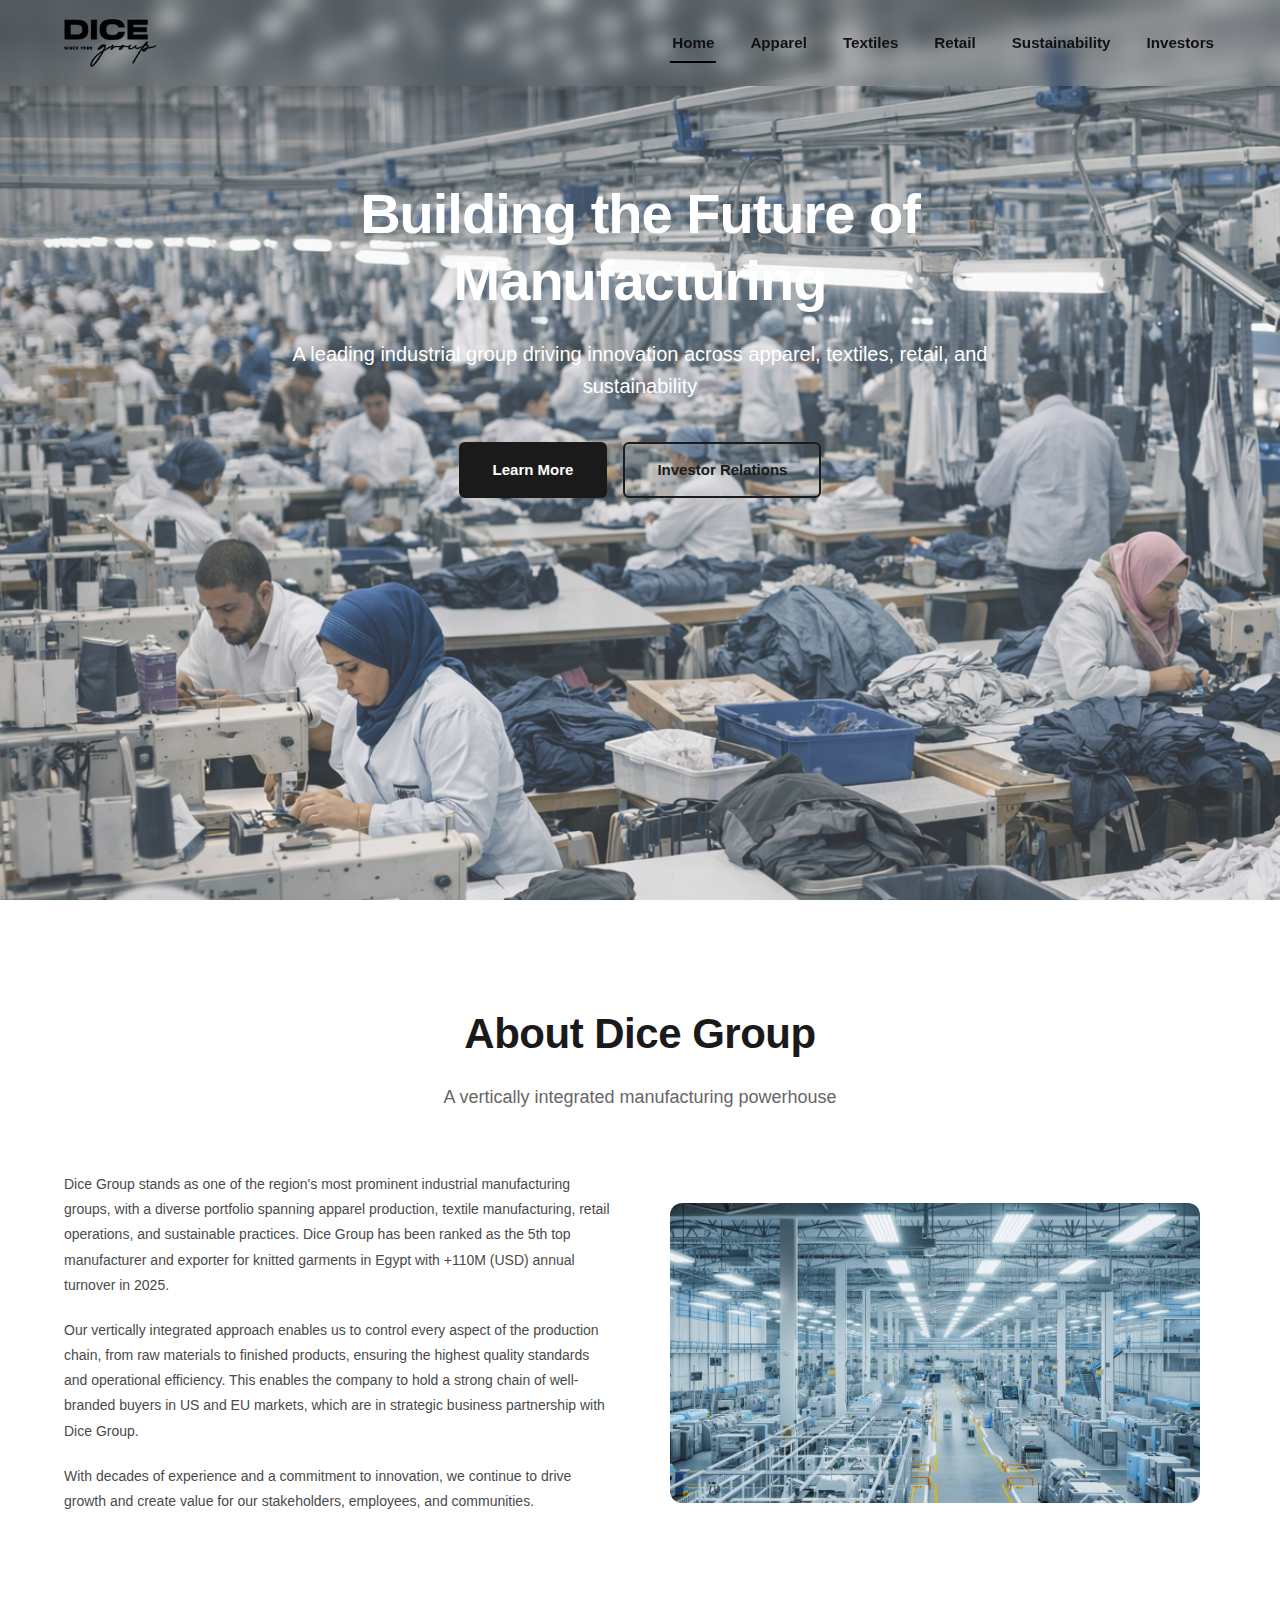
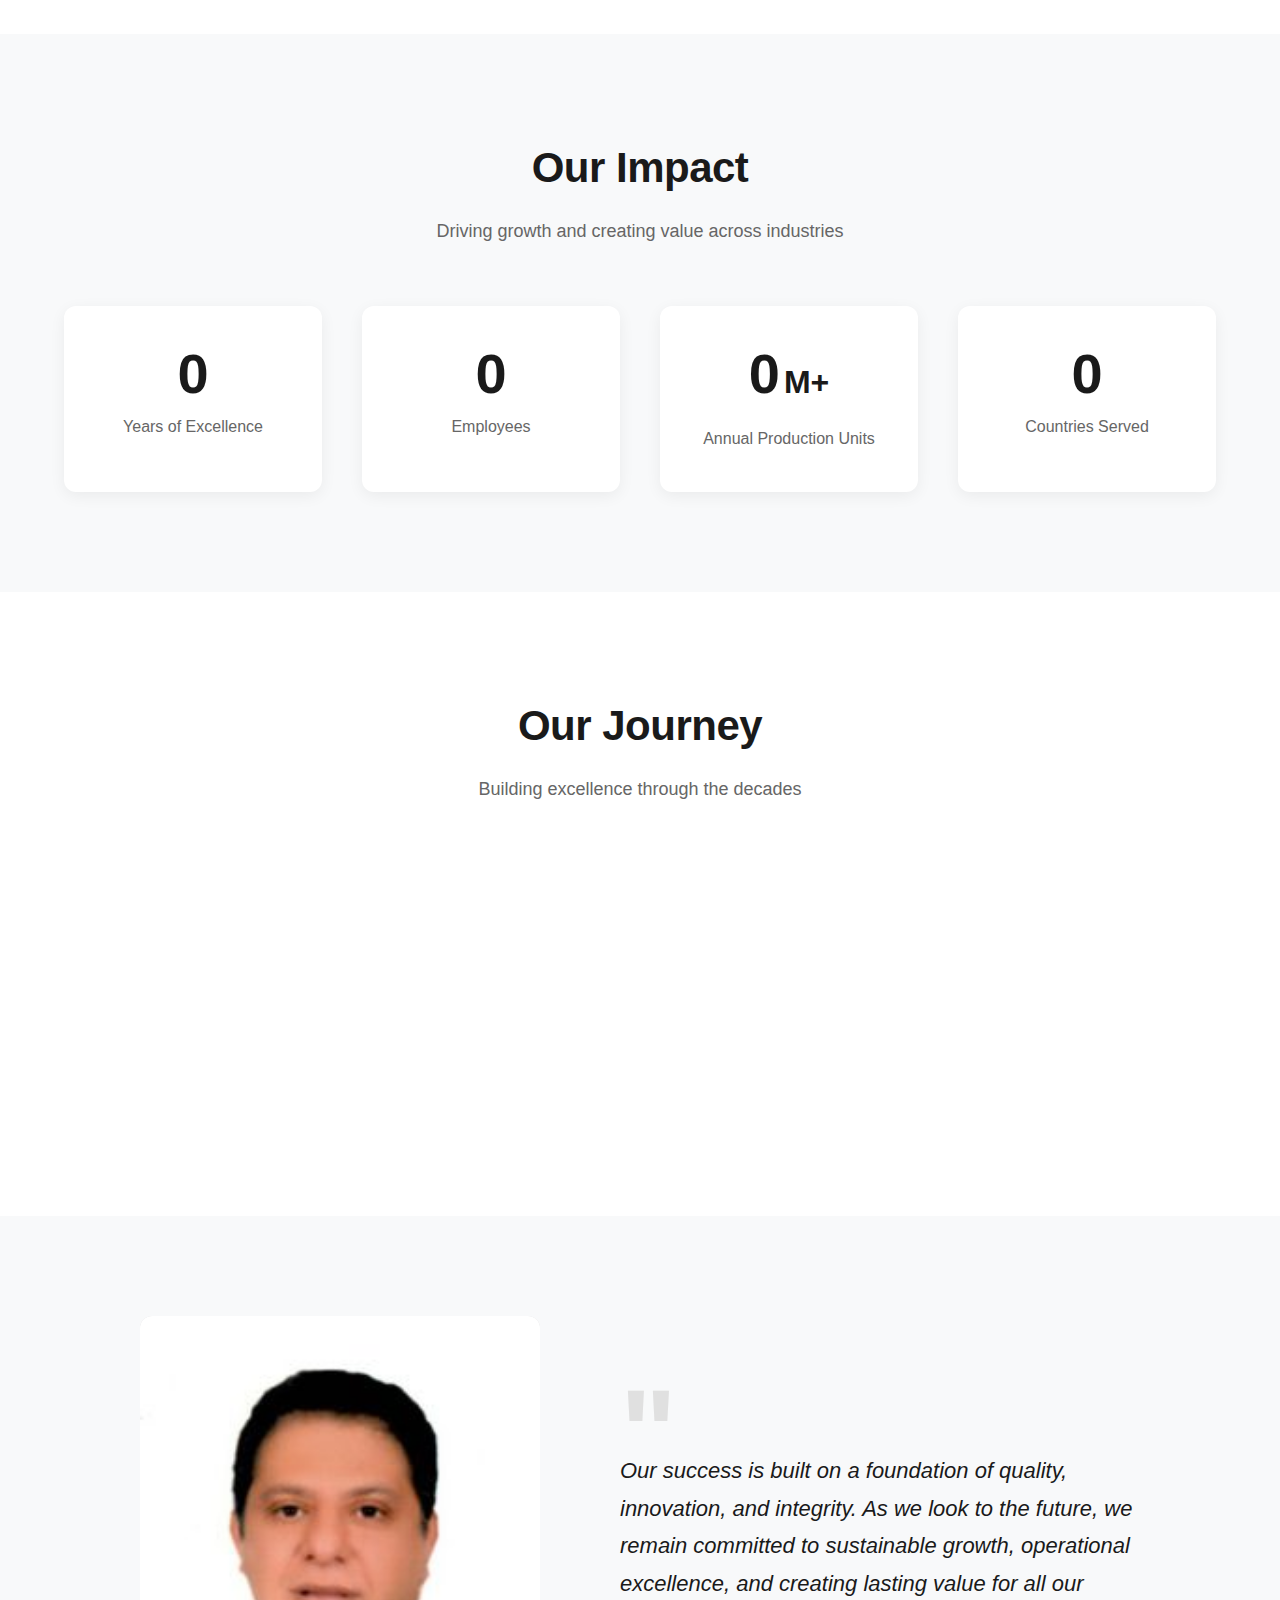
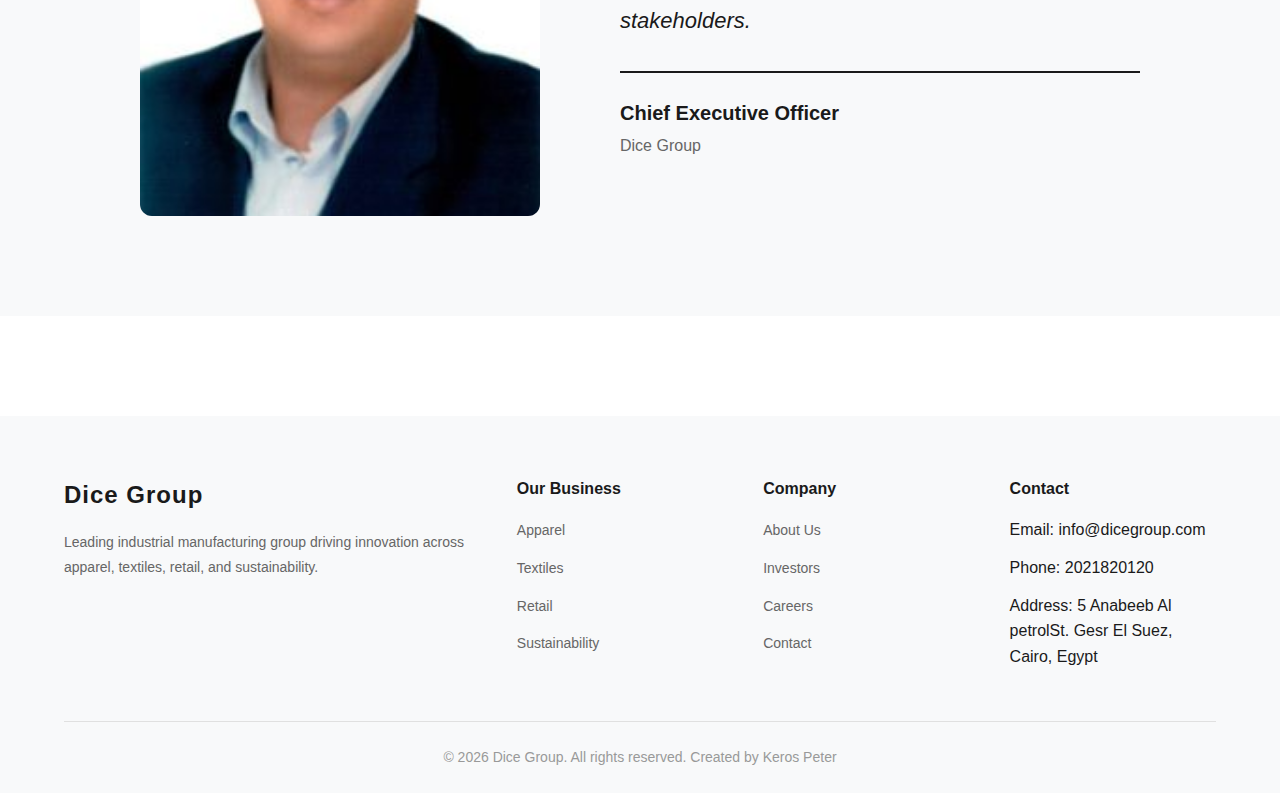
<file: index.html>
<!DOCTYPE html>
<html lang="en">

<head>
    <meta charset="UTF-8" />
    <meta name="viewport" content="width=device-width, initial-scale=1.0">
    <meta name="description"
        content="Dice Group is a vertically integrated industrial manufacturing group across apparel, textiles, retail, and sustainability.">
    <meta property="og:title" content="Dice Group">
    <meta property="og:description"
        content="A leading industrial group driving innovation across apparel, textiles, retail, and sustainability.">
    <meta property="og:type" content="website">
    <meta property="og:image" content="https://keroo22.github.io/Dice-Redesigned/images/og.jpg">
    <meta property="og:url" content="https://keroo22.github.io/Dice-Redesigned/">
    <meta name="twitter:card" content="summary_large_image">
    <link rel="icon" type="image/png" href="images/favicon.png">
    <title> Dice Group</title>
    <link rel="preconnect" href="https://res.cloudinary.com">
    <link rel="dns-prefetch" href="https://res.cloudinary.com">
    <link rel="stylesheet" href="styles/common.css" />
    <link rel="stylesheet" href="styles/home.css" />
</head>

<body>
    <!-- Navbar -->
    <nav class="navbar">
        <div class="container">
            <div class="nav-content">
                <img src="images/logo2.png" alt="DICE Group" class="logo" />

                <ul class="nav-links" id="navMenu">
                    <li class="active"><a href="https://keroo22.github.io/Dice-Redesigned/" class="nav-link"
                            data-page="home">Home</a></li>
                    <li><a href="https://keroo22.github.io/Dice-Redesigned/apparel.html" class="nav-link"
                            data-page="apparel">Apparel</a></li>
                    <li><a href="https://keroo22.github.io/Dice-Redesigned/textiles.html" class="nav-link"
                            data-page="textiles">Textiles</a></li>
                    <li><a href="https://keroo22.github.io/Dice-Redesigned/retail.html" class="nav-link"
                            data-page="retail">Retail</a></li>
                    <li><a href="https://keroo22.github.io/Dice-Redesigned/sustainability.html" class="nav-link"
                            data-page="sustainability">Sustainability</a></li>
                    <li><a href="https://keroo22.github.io/Dice-Redesigned/investors.html" class="nav-link"
                            data-page="investors">Investors</a></li>
                </ul>

                <!-- Hamburger -->
                <div class="menu-toggle" id="menuToggle" aria-label="Toggle menu" role="button" tabindex="0">
                    <span></span><span></span><span></span>
                </div>
            </div>
        </div>
    </nav>

    <!-- Hero Section -->
    <section class="hero">
        <video autoplay muted loop playsinline preload="none" poster="images/hero-poster.jpg">
            <source src="https://res.cloudinary.com/ddycgaw5m/video/upload/v1770078944/dice28_y0ghqj.mp4"
                type="video/mp4">
        </video>

        <div class="container">
            <div class="hero-content">
                <h1 class="hero-title">Building the Future of Manufacturing</h1>
                <p class="hero-subtitle">
                    A leading industrial group driving innovation across apparel, textiles, retail, and sustainability
                </p>
                <div class="hero-actions">
                    <a href="#about" class="btn btn-primary">Learn More</a>
                    <a href="investors.html" class="btn btn-secondary">Investor Relations</a>
                </div>
            </div>
        </div>
    </section>

    <!-- Company Overview -->
    <section id="about" class="company-overview">
        <div class="container">
            <div class="section-header">
                <h2 class="section-title">About Dice Group</h2>
                <p class="section-subtitle">A vertically integrated manufacturing powerhouse</p>
            </div>

            <div class="overview-content">
                <div class="overview-text">
                    <p>
                        Dice Group stands as one of the region's most prominent industrial manufacturing groups, with a
                        diverse portfolio
                        spanning apparel production, textile manufacturing, retail operations, and sustainable
                        practices. Dice Group has been
                        ranked as the 5th top manufacturer and exporter for knitted garments in Egypt with +110M (USD)
                        annual turnover in 2025.
                    </p>

                    <p>
                        Our vertically integrated approach enables us to control every aspect of the production chain,
                        from raw materials to
                        finished products, ensuring the highest quality standards and operational efficiency. This
                        enables the company to hold
                        a strong chain of well-branded buyers in US and EU markets, which are in strategic business
                        partnership with Dice Group.
                    </p>

                    <p>
                        With decades of experience and a commitment to innovation, we continue to drive growth and
                        create value for our
                        stakeholders, employees, and communities.
                    </p>

                </div>

                <div class="overview-image">
                    <img src="images/istockphoto-2143490032-612x612.jpg" alt="Dice Group Manufacturing Facility"
                        loading="lazy" decoding="async" />
                </div>
            </div>
        </div>
    </section>

    <!-- Impact Numbers -->
    <section class="impact-numbers">
        <div class="container">
            <div class="section-header">
                <h2 class="section-title">Our Impact</h2>
                <p class="section-subtitle">Driving growth and creating value across industries</p>
            </div>

            <div class="numbers-grid">
                <div class="number-card">
                    <div class="number" data-target="27">0</div>
                    <div class="number-label">Years of Excellence</div>
                </div>

                <div class="number-card">
                    <div class="number" data-target="12000">0</div>
                    <div class="number-label">Employees</div>
                </div>

                <div class="number-card">
                    <div class="number-suffix">
                        <span class="number" data-target="50">0</span>
                        <span>M+</span>
                    </div>
                    <div class="number-label">Annual Production Units</div>
                </div>

                <div class="number-card">
                    <div class="number" data-target="15">0</div>
                    <div class="number-label">Countries Served</div>
                </div>
            </div>
        </div>
    </section>

    <!-- Timeline -->
    <section class="timeline-section">
        <div class="container">
            <div class="section-header">
                <h2 class="section-title">Our Journey</h2>
                <p class="section-subtitle">Building excellence through the decades</p>
            </div>

            <div class="timeline">
                <div class="timeline-line"></div>

                <div class="timeline-items">
                    <div class="timeline-item" data-aos="fade-up">
                        <div class="timeline-dot"></div>
                        <div class="timeline-content">
                            <h3 class="timeline-year">1998</h3>
                            <h4 class="timeline-title">Foundation</h4>
                            <p class="timeline-text">
                                Dice Group established with a vision to revolutionize the manufacturing industry
                            </p>
                        </div>
                    </div>

                    <div class="timeline-item" data-aos="fade-up">
                        <div class="timeline-dot"></div>
                        <div class="timeline-content">
                            <h3 class="timeline-year">2005</h3>
                            <h4 class="timeline-title">Vertical Integration</h4>
                            <p class="timeline-text">
                                Expanded into textile manufacturing, creating a fully integrated production chain
                            </p>
                        </div>
                    </div>

                    <div class="timeline-item" data-aos="fade-up">
                        <div class="timeline-dot"></div>
                        <div class="timeline-content">
                            <h3 class="timeline-year">2012</h3>
                            <h4 class="timeline-title">Retail Expansion</h4>
                            <p class="timeline-text">
                                Launched retail operations, bringing our products directly to consumers nationwide
                            </p>
                        </div>
                    </div>

                    <div class="timeline-item" data-aos="fade-up">
                        <div class="timeline-dot"></div>
                        <div class="timeline-content">
                            <h3 class="timeline-year">2018</h3>
                            <h4 class="timeline-title">Sustainability Commitment</h4>
                            <p class="timeline-text">
                                Implemented comprehensive environmental and social responsibility programs
                            </p>
                        </div>
                    </div>

                    <div class="timeline-item" data-aos="fade-up">
                        <div class="timeline-dot"></div>
                        <div class="timeline-content">
                            <h3 class="timeline-year">2025</h3>
                            <h4 class="timeline-title">Future Forward</h4>
                            <p class="timeline-text">
                                Continuing to innovate and lead the industry with cutting-edge technology and practices
                            </p>
                        </div>
                    </div>

                </div>
            </div>
        </div>
    </section>

    <!-- CEO Section -->
    <section class="ceo-section">
        <div class="container">
            <div class="ceo-content">
                <div class="ceo-image">
                    <img src="images/MR.Nagi.jpg" alt="CEO of Dice Group" loading="lazy" decoding="async" />
                </div>

                <div class="ceo-text">
                    <div class="ceo-quote-mark">"</div>
                    <blockquote class="ceo-quote">
                        Our success is built on a foundation of quality, innovation, and integrity. As we look to the
                        future, we
                        remain committed to sustainable growth, operational excellence, and creating lasting value for
                        all our
                        stakeholders.
                    </blockquote>

                    <div class="ceo-info">
                        <h3 class="ceo-name">Chief Executive Officer</h3>
                        <p class="ceo-title">Dice Group</p>
                    </div>
                </div>
            </div>
        </div>
    </section>

    <!-- Footer -->
    <footer class="footer">
        <div class="container">
            <div class="footer-content">
                <div class="footer-section">
                    <h3 class="footer-title">Dice Group</h3>
                    <p class="footer-text">
                        Leading industrial manufacturing group driving innovation across apparel, textiles, retail, and
                        sustainability.
                    </p>
                </div>

                <div class="footer-section">
                    <h4 class="footer-heading">Our Business</h4>
                    <ul class="footer-links">
                        <li><a href="apparel.html">Apparel</a></li>
                        <li><a href="textiles.html">Textiles</a></li>
                        <li><a href="retail.html">Retail</a></li>
                        <li><a href="sustainability.html">Sustainability</a></li>
                    </ul>
                </div>

                <div class="footer-section">
                    <h4 class="footer-heading">Company</h4>
                    <ul class="footer-links">
                        <li><a href="index.html#about">About Us</a></li>
                        <li><a href="investors.html">Investors</a></li>
                        <li><a href="#">Careers</a></li>
                        <li><a href="#">Contact</a></li>
                    </ul>
                </div>

                <div class="footer-section">
                    <h4 class="footer-heading">Contact</h4>
                    <ul class="footer-links">
                        <li>Email: info@dicegroup.com</li>
                        <li>Phone: 2021820120</li>
                        <li>Address: 5 Anabeeb Al petrolSt. Gesr El Suez, Cairo, Egypt</li>
                    </ul>
                </div>
            </div>

            <div class="footer-bottom">
                <p>&copy; 2026 Dice Group. All rights reserved. Created by Keros Peter</p>
            </div>
        </div>
    </footer>

    <script src="scripts/common.js"></script>
    <script src="scripts/home.js"></script>
</body>

</html>
</file>
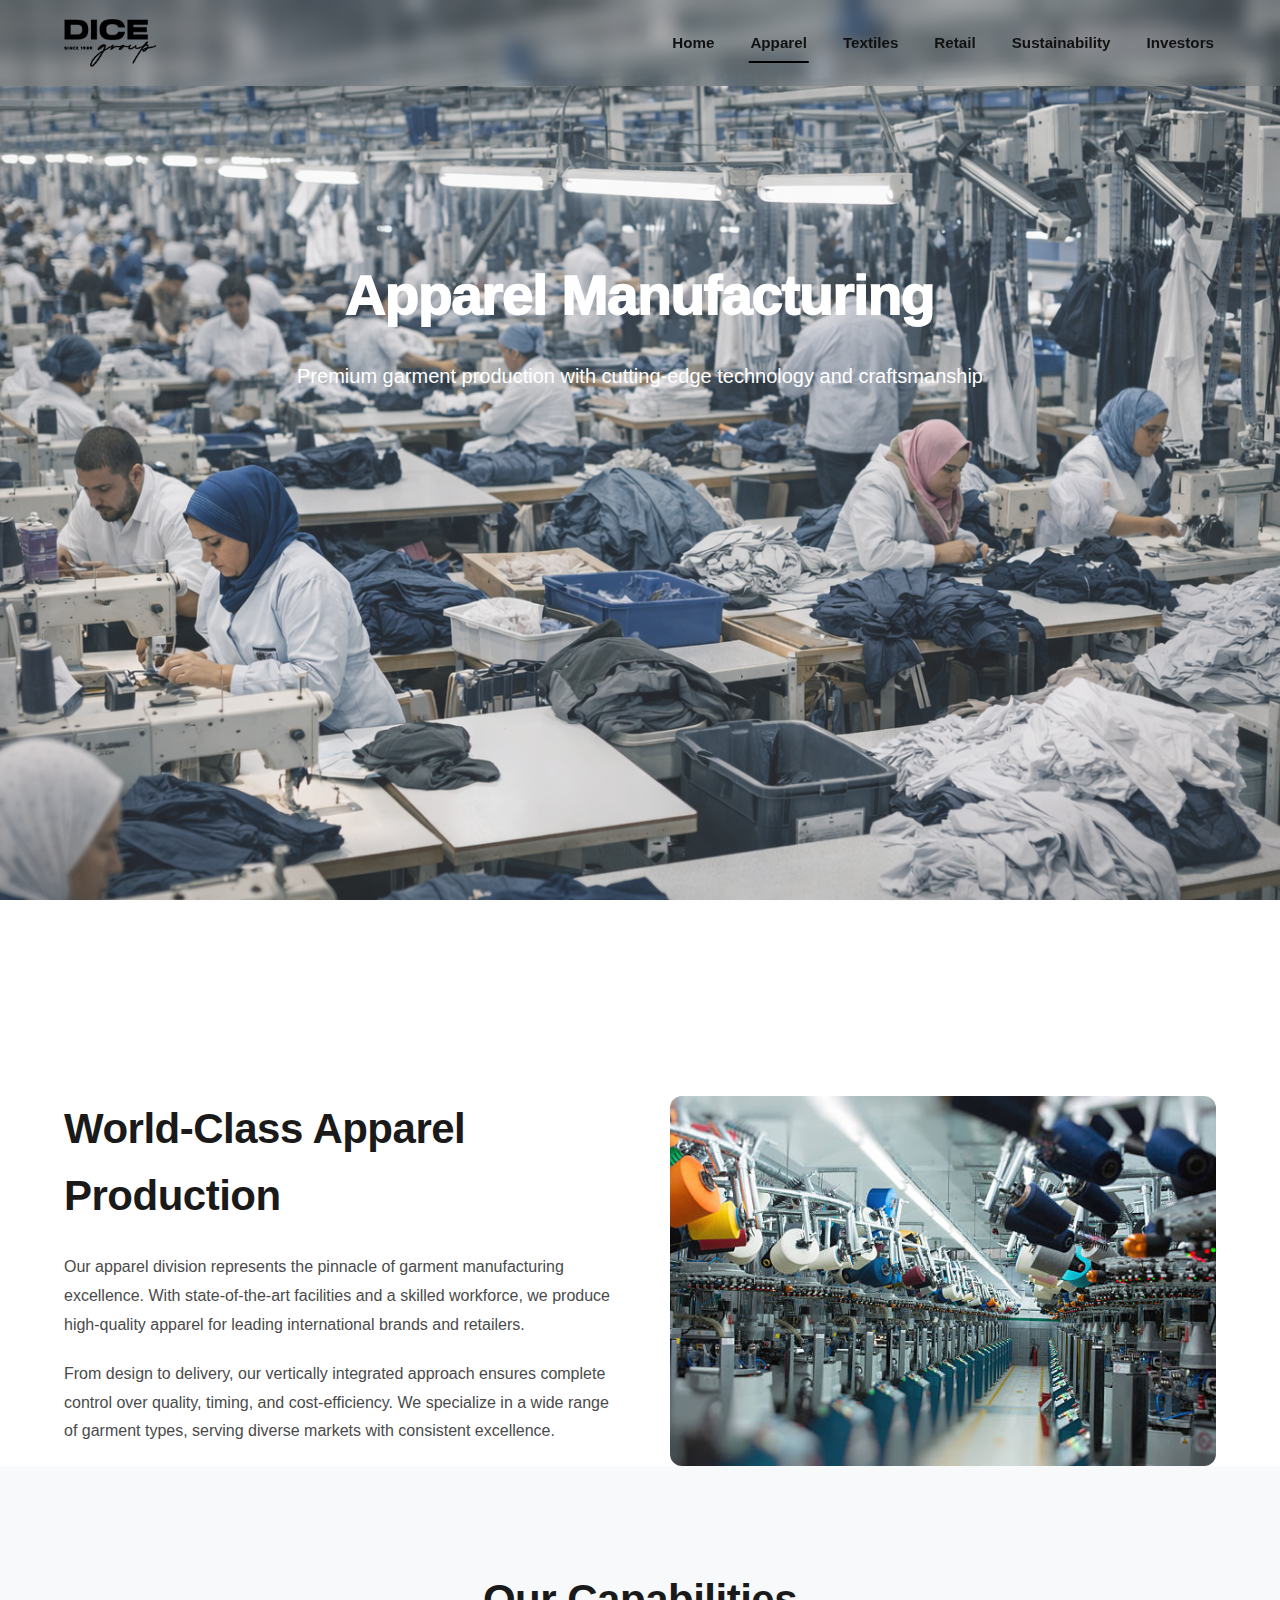
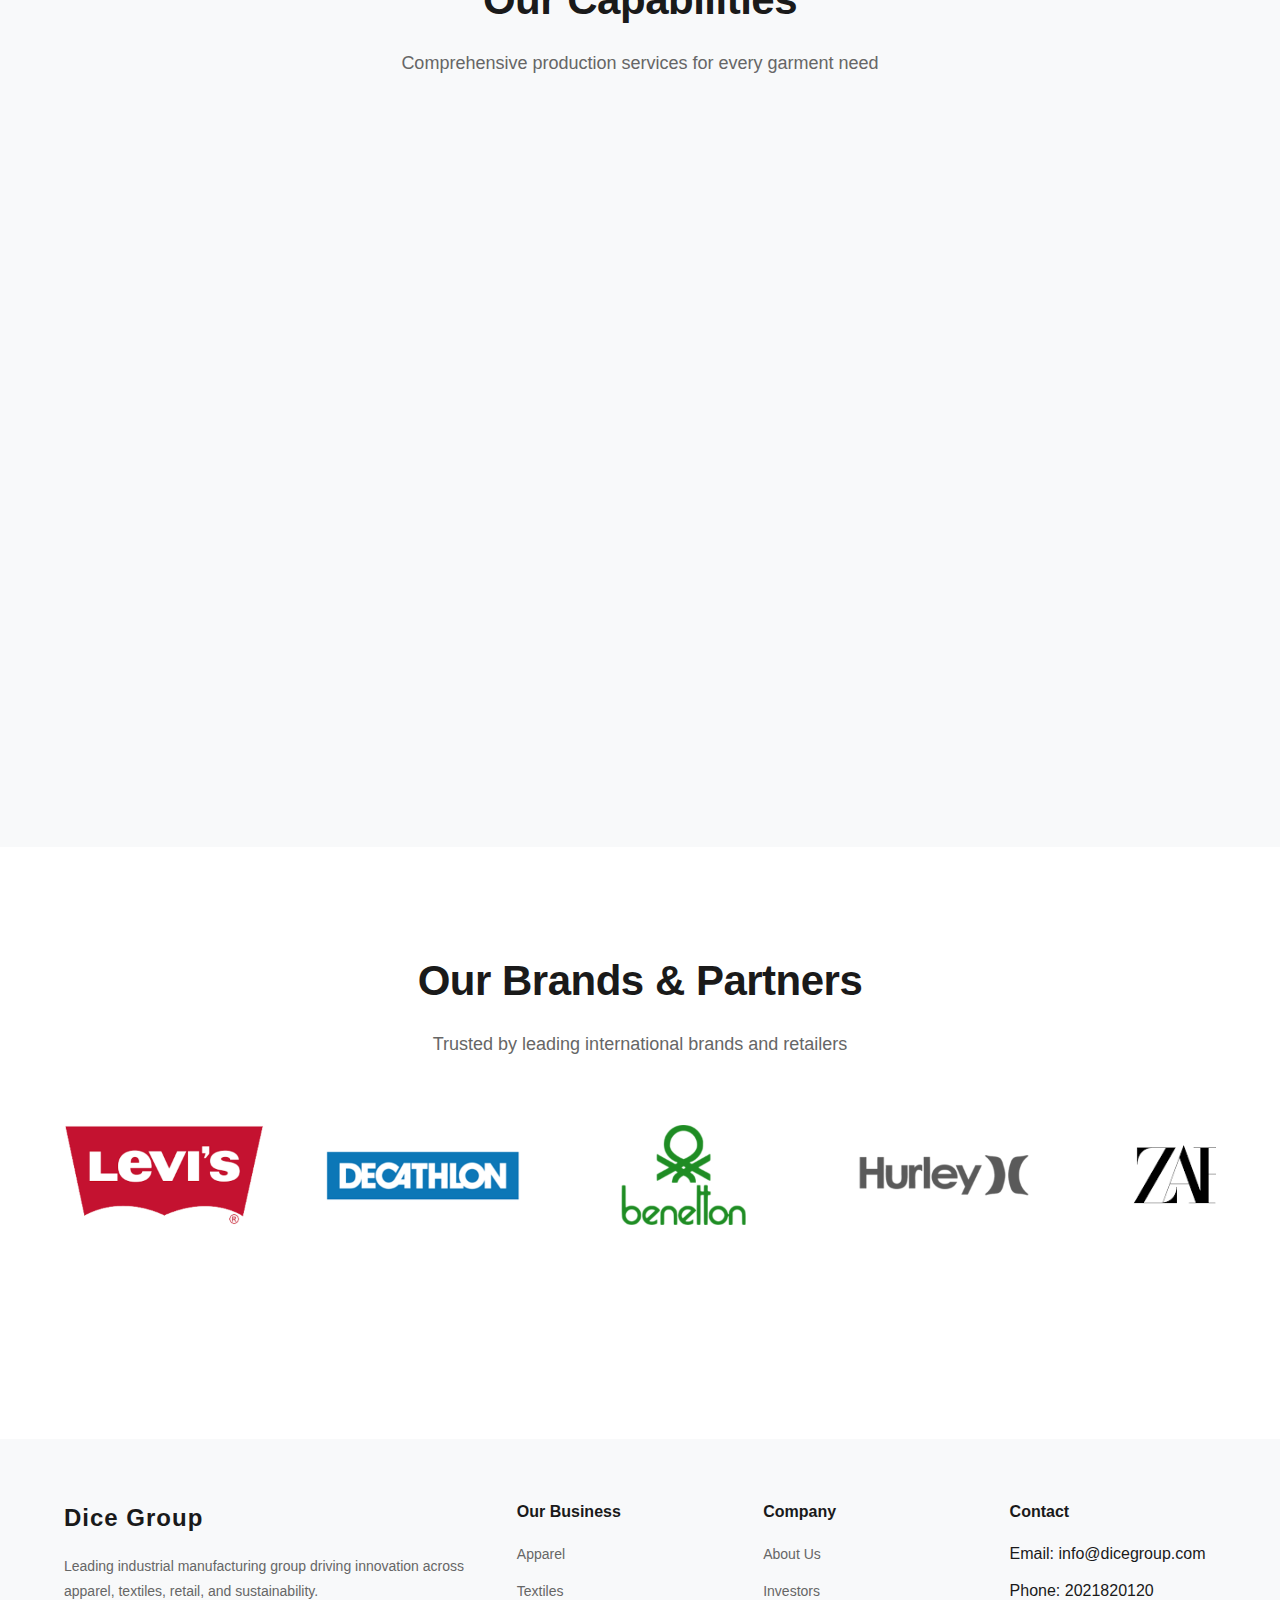
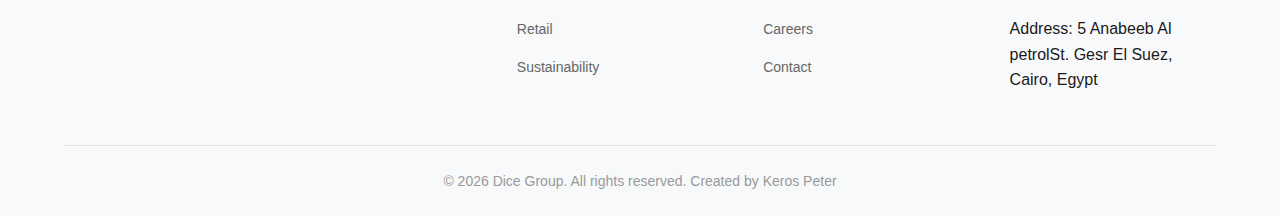
<file: apparel.html>
<!DOCTYPE html>
<html lang="en">

<head>
    <meta charset="UTF-8">
    <meta name="viewport" content="width=device-width, initial-scale=1.0">
    <meta property="og:title" content="Dice Group">
    <meta property="og:description"
        content="A leading industrial group driving innovation across apparel, textiles, retail, and sustainability.">
    <meta property="og:type" content="website">
    <meta property="og:image" content="https://keroo22.github.io/Dice-Redesigned/images/og.jpg">
    <meta property="og:url" content="https://keroo22.github.io/Dice-Redesigned/">
    <meta name="twitter:card" content="summary_large_image">
    <link rel="icon" type="image/png" href="images/favicon.png">
    <title>Apparel - Dice Group</title>
    <link rel="preconnect" href="https://res.cloudinary.com">
    <link rel="dns-prefetch" href="https://res.cloudinary.com">
    <link rel="stylesheet" href="styles/common.css">
    <link rel="stylesheet" href="styles/apparel.css">
</head>

<body>
    <!-- Navbar -->
    <nav class="navbar">
        <div class="container">
            <div class="nav-content">
                <img src="images/logo2.png" alt="DICE Group" class="logo" />

                <ul class="nav-links" id="navMenu">
                    <li><a href="https://keroo22.github.io/Dice-Redesigned/" class="nav-link" data-page="home">Home</a>
                    </li>
                    <li class="active"><a href="https://keroo22.github.io/Dice-Redesigned/apparel.html" class="nav-link"
                            data-page="apparel">Apparel</a></li>
                    <li><a href="https://keroo22.github.io/Dice-Redesigned/textiles.html" class="nav-link"
                            data-page="textiles">Textiles</a></li>
                    <li><a href="https://keroo22.github.io/Dice-Redesigned/retail.html" class="nav-link"
                            data-page="retail">Retail</a></li>
                    <li><a href="https://keroo22.github.io/Dice-Redesigned/sustainability.html" class="nav-link"
                            data-page="sustainability">Sustainability</a></li>
                    <li><a href="https://keroo22.github.io/Dice-Redesigned/investors.html" class="nav-link"
                            data-page="investors">Investors</a></li>
                </ul>

                <!-- Hamburger -->
                <div class="menu-toggle" id="menuToggle" aria-label="Toggle menu">
                    <span></span><span></span><span></span>
                </div>
            </div>
        </div>
    </nav>

    <!-- Hero Section -->
    <section class="page-hero">
        <div class="container">
            <video autoplay muted loop playsinline preload="none" poster="images/hero-poster.jpg">
                <source
                    src="https://res.cloudinary.com/ddycgaw5m/video/upload/v1770078998/YTDowncom_YouTube_Media_YVyUMekhRvw_001_1080p_nuj2g0.mp4"
                    type="video/mp4">>
            </video>

            <div class="page-hero-content">
                <h1 class="page-hero-title">Apparel Manufacturing</h1>
                <p class="page-hero-subtitle">Premium garment production with cutting-edge technology and
                    craftsmanship
                </p>
            </div>
        </div>
    </section>
    <div class="humberger"></div>
    <!-- Introduction -->
    <section class="apparel-intro">
        <div class="container">
            <div class="intro-content">
                <div class="intro-text">
                    <h2 class="section-title">World-Class Apparel Production</h2>
                    <p>Our apparel division represents the pinnacle of garment manufacturing excellence. With
                        state-of-the-art facilities and a skilled workforce, we produce high-quality apparel for leading
                        international brands and retailers.</p>
                    <p>From design to delivery, our vertically integrated approach ensures complete control over
                        quality, timing, and cost-efficiency. We specialize in a wide range of garment types, serving
                        diverse markets with consistent excellence.</p>
                </div>
                <div class="intro-image">
                    <img src="images/istockphoto-523629776-612x612.jpg" alt="Apparel Manufacturing Facility"
                        loading="lazy" decoding="async" />
                </div>
            </div>
        </div>
    </section>

    <!-- Capabilities -->
    <section class="capabilities">
        <div class="container">
            <div class="section-header">
                <h2 class="section-title">Our Capabilities</h2>
                <p class="section-subtitle">Comprehensive production services for every garment need</p>
            </div>
            <div class="capabilities-grid">
                <div class="capability-card" data-aos="fade-up">
                    <div class="capability-icon">
                        <svg width="48" height="48" viewBox="0 0 24 24" fill="none" stroke="currentColor"
                            stroke-width="2">
                            <path
                                d="M21 16V8a2 2 0 0 0-1-1.73l-7-4a2 2 0 0 0-2 0l-7 4A2 2 0 0 0 3 8v8a2 2 0 0 0 1 1.73l7 4a2 2 0 0 0 2 0l7-4A2 2 0 0 0 21 16z">
                            </path>
                            <polyline points="3.27 6.96 12 12.01 20.73 6.96"></polyline>
                            <line x1="12" y1="22.08" x2="12" y2="12"></line>
                        </svg>
                    </div>
                    <h3 class="capability-title">Cutting & Pattern Making</h3>
                    <p class="capability-description">Advanced automated cutting systems and precision pattern
                        development for optimal fabric utilization and consistent quality.</p>
                </div>
                <div class="capability-card" data-aos="fade-up">
                    <div class="capability-icon">
                        <svg width="48" height="48" viewBox="0 0 24 24" fill="none" stroke="currentColor"
                            stroke-width="2">
                            <circle cx="12" cy="12" r="10"></circle>
                            <polyline points="12 6 12 12 16 14"></polyline>
                        </svg>
                    </div>
                    <h3 class="capability-title">Sewing & Assembly</h3>
                    <p class="capability-description">High-capacity sewing lines with skilled operators producing
                        thousands of units daily with exceptional quality control.</p>
                </div>
                <div class="capability-card" data-aos="fade-up">
                    <div class="capability-icon">
                        <svg width="48" height="48" viewBox="0 0 24 24" fill="none" stroke="currentColor"
                            stroke-width="2">
                            <path d="M14 2H6a2 2 0 0 0-2 2v16a2 2 0 0 0 2 2h12a2 2 0 0 0 2-2V8z"></path>
                            <polyline points="14 2 14 8 20 8"></polyline>
                            <line x1="16" y1="13" x2="8" y2="13"></line>
                            <line x1="16" y1="17" x2="8" y2="17"></line>
                            <polyline points="10 9 9 9 8 9"></polyline>
                        </svg>
                    </div>
                    <h3 class="capability-title">Printing & Embroidery</h3>
                    <p class="capability-description">State-of-the-art printing technologies and intricate embroidery
                        capabilities for custom branding and design.</p>
                </div>
                <div class="capability-card" data-aos="fade-up">
                    <div class="capability-icon">
                        <svg width="48" height="48" viewBox="0 0 24 24" fill="none" stroke="currentColor"
                            stroke-width="2">
                            <polyline points="22 12 18 12 15 21 9 3 6 12 2 12"></polyline>
                        </svg>
                    </div>
                    <h3 class="capability-title">Quality Control</h3>
                    <p class="capability-description">Rigorous inspection processes at every production stage ensuring
                        only the highest quality garments reach our clients.</p>
                </div>
                <div class="capability-card" data-aos="fade-up">
                    <div class="capability-icon">
                        <svg width="48" height="48" viewBox="0 0 24 24" fill="none" stroke="currentColor"
                            stroke-width="2">
                            <rect x="3" y="3" width="18" height="18" rx="2" ry="2"></rect>
                            <line x1="9" y1="9" x2="15" y2="15"></line>
                            <line x1="15" y1="9" x2="9" y2="15"></line>
                        </svg>
                    </div>
                    <h3 class="capability-title">Washing & Finishing</h3>
                    <p class="capability-description">Complete garment washing, finishing, and treatment facilities for
                        the perfect final product presentation.</p>
                </div>
                <div class="capability-card" data-aos="fade-up">
                    <div class="capability-icon">
                        <svg width="48" height="48" viewBox="0 0 24 24" fill="none" stroke="currentColor"
                            stroke-width="2">
                            <path
                                d="M21 16V8a2 2 0 0 0-1-1.73l-7-4a2 2 0 0 0-2 0l-7 4A2 2 0 0 0 3 8v8a2 2 0 0 0 1 1.73l7 4a2 2 0 0 0 2 0l7-4A2 2 0 0 0 21 16z">
                            </path>
                        </svg>
                    </div>
                    <h3 class="capability-title">Packaging & Logistics</h3>
                    <p class="capability-description">Professional packaging solutions and efficient logistics
                        management ensuring timely delivery worldwide.</p>
                </div>
            </div>
        </div>
    </section>

    <!-- Brands Section -->
    <section class="brands-section">
        <div class="container">
            <div class="section-header">
                <h2 class="section-title">Our Brands & Partners</h2>
                <p class="section-subtitle">Trusted by leading international brands and retailers</p>
            </div>
            <div class="brands-slider">
                <div class="brands-track">
                    <div class="brand-item">
                        <div class="brand-logo"><img src="images/Brand1.png" alt="" loading="lazy" decoding="async">
                        </div>
                    </div>
                    <div class="brand-item">
                        <div class="brand-logo"><img src="images/Brand2.png" alt="" loading="lazy" decoding="async">
                        </div>
                    </div>
                    <div class="brand-item">
                        <div class="brand-logo"><img src="images/Brand3.png" alt="" loading="lazy" decoding="async">
                        </div>
                    </div>
                    <div class="brand-item">
                        <div class="brand-logo"><img src="images/Brand4.png" alt="" loading="lazy" decoding="async">
                        </div>
                    </div>
                    <div class="brand-item">
                        <div class="brand-logo"><img src="images/Brand5.png" alt="" loading="lazy" decoding="async">
                        </div>
                    </div>
                    <div class="brand-item">
                        <div class="brand-logo"><img src="images/Brand6.png" alt="" loading="lazy" decoding="async">
                        </div>
                    </div>
                    <div class="brand-item">
                        <div class="brand-logo"><img src="images/Brand7.png" alt="" loading="lazy" decoding="async">
                        </div>
                    </div>
                    <div class="brand-item">
                        <div class="brand-logo"><img src="images/Brand8.png" alt="" loading="lazy" decoding="async">
                        </div>
                    </div>
                    <div class="brand-item">
                        <div class="brand-logo"><img src="images/Brand9.png" alt="" loading="lazy" decoding="async">
                        </div>
                    </div>
                    <div class="brand-item">
                        <div class="brand-logo"><img src="images/Brand10.png" alt="" loading="lazy" decoding="async">
                        </div>
                    </div>
                </div>
            </div>
        </div>
    </section>

    <!-- Footer -->
    <footer class="footer">
        <div class="container">
            <div class="footer-content">
                <div class="footer-section">
                    <h3 class="footer-title">Dice Group</h3>
                    <p class="footer-text">Leading industrial manufacturing group driving innovation across apparel,
                        textiles, retail, and sustainability.</p>
                </div>
                <div class="footer-section">
                    <h4 class="footer-heading">Our Business</h4>
                    <ul class="footer-links">
                        <li><a href="/apparel.html">Apparel</a></li>
                        <li><a href="/textiles.html">Textiles</a></li>
                        <li><a href="/retail.html">Retail</a></li>
                        <li><a href="/sustainability.html">Sustainability</a></li>
                    </ul>
                </div>
                <div class="footer-section">
                    <h4 class="footer-heading">Company</h4>
                    <ul class="footer-links">
                        <li><a href="/">About Us</a></li>
                        <li><a href="/investors.html">Investors</a></li>
                        <li><a href="#">Careers</a></li>
                        <li><a href="#">Contact</a></li>
                    </ul>
                </div>
                <div class="footer-section">
                    <h4 class="footer-heading">Contact</h4>
                    <ul class="footer-links">
                        <li>Email: info@dicegroup.com</li>
                        <li>Phone: 2021820120</li>
                        <li>Address: 5 Anabeeb Al petrolSt. Gesr El Suez, Cairo, Egypt</li>
                    </ul>
                </div>
            </div>
            <div class="footer-bottom">
                <p>&copy; 2026 Dice Group. All rights reserved. Created by Keros Peter</p>
            </div>
        </div>
    </footer>

    <script src="scripts/common.js"></script>
    <script src="scripts/apparel.js"></script>
</body>

</html>
</file>
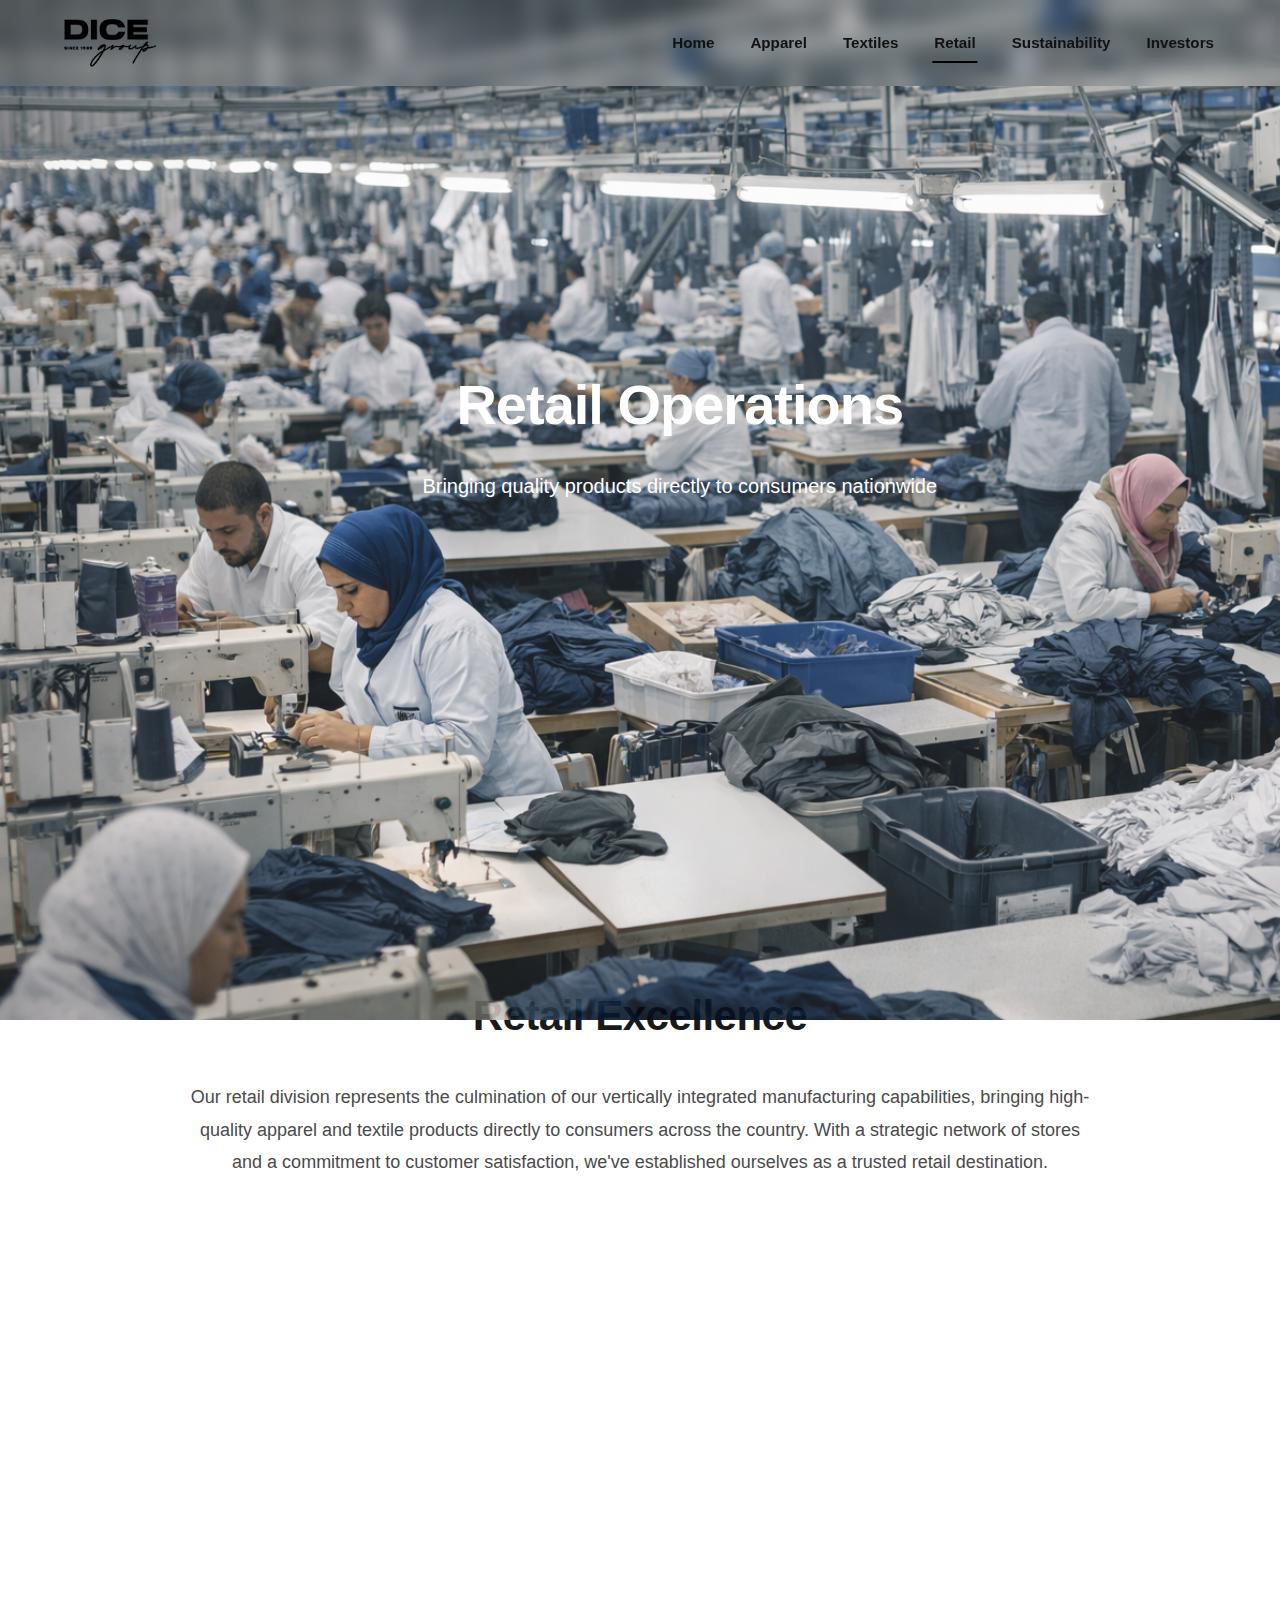
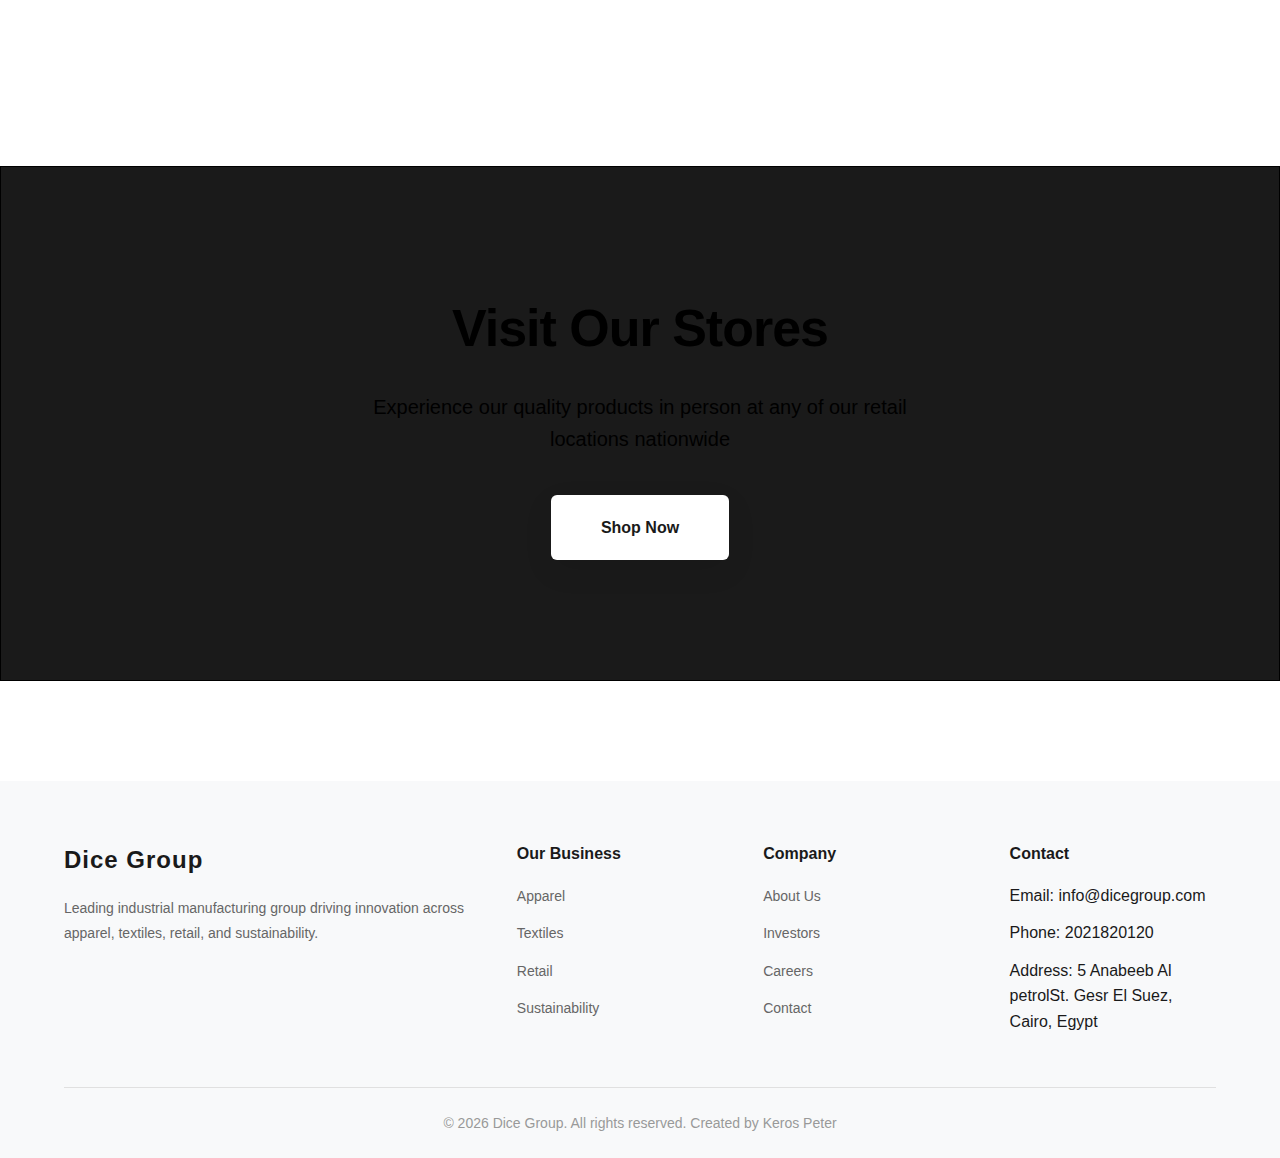
<file: retail.html>
<!DOCTYPE html>
<html lang="en">

<head>
    <meta charset="UTF-8">
    <meta name="viewport" content="width=device-width, initial-scale=1.0">
    <meta property="og:title" content="Dice Group">
    <meta property="og:description"
        content="A leading industrial group driving innovation across apparel, textiles, retail, and sustainability.">
    <meta property="og:type" content="website">
    <meta property="og:image" content="https://keroo22.github.io/Dice-Redesigned/images/og.jpg">
    <meta property="og:url" content="https://keroo22.github.io/Dice-Redesigned/">
    <meta name="twitter:card" content="summary_large_image">
    <link rel="icon" type="image/png" href="images/favicon.png">
    <title>Retail - Dice Group</title>
    <link rel="preconnect" href="https://res.cloudinary.com">
    <link rel="dns-prefetch" href="https://res.cloudinary.com">
    <link rel="stylesheet" href="styles/common.css">
    <link rel="stylesheet" href="styles/retail.css">
</head>

<body>
    <!-- Navbar -->
    <nav class="navbar">
        <div class="container">
            <div class="nav-content">
                <img src="images/logo2.png" alt="DICE Group" class="logo" />

                <ul class="nav-links" id="navMenu">
                    <li><a href="https://keroo22.github.io/Dice-Redesigned/" class="nav-link" data-page="home">Home</a>
                    </li>
                    <li><a href="https://keroo22.github.io/Dice-Redesigned/apparel.html" class="nav-link"
                            data-page="apparel">Apparel</a></li>
                    <li><a href="https://keroo22.github.io/Dice-Redesigned/textiles.html" class="nav-link"
                            data-page="textiles">Textiles</a></li>
                    <li class="active"><a href="https://keroo22.github.io/Dice-Redesigned/retail.html" class="nav-link"
                            data-page="retail">Retail</a></li>
                    <li><a href="https://keroo22.github.io/Dice-Redesigned/sustainability.html" class="nav-link"
                            data-page="sustainability">Sustainability</a></li>
                    <li><a href="https://keroo22.github.io/Dice-Redesigned/investors.html" class="nav-link"
                            data-page="investors">Investors</a></li>
                </ul>
                <!-- Hamburger -->
                <div class="menu-toggle" id="menuToggle" aria-label="Toggle menu">
                    <span></span><span></span><span></span>
                </div>
            </div>
        </div>
    </nav>

    <!-- Hero Section -->
    <section class="page-hero">
        <video autoplay muted loop playsinline preload="none" poster="images/hero-poster.jpg">

            <source src="https://res.cloudinary.com/ddycgaw5m/video/upload/v1770079004/Retail_Dice_opabbd.mp4"
                type="video/mp4">
        </video>
        <div class="container">
            <div class="page-hero-content">
                <h1 class="page-hero-title">Retail Operations</h1>
                <p class="page-hero-subtitle">Bringing quality products directly to consumers nationwide</p>
            </div>
        </div>
    </section>

    <!-- Retail Introduction -->
    <section class="retail-intro">
        <div class="container">
            <div class="intro-content">
                <h2 class="section-title">Retail Excellence</h2>
                <p class="intro-text">Our retail division represents the culmination of our vertically integrated
                    manufacturing capabilities, bringing high-quality apparel and textile products directly to consumers
                    across the country. With a strategic network of stores and a commitment to customer satisfaction,
                    we've established ourselves as a trusted retail destination.</p>
            </div>
        </div>
    </section>

    <!-- Statistics Section -->
    <section class="retail-stats">
        <div class="container">
            <div class="stats-grid">
                <div class="stat-card" data-aos="fade-up">
                    <div class="stat-icon">
                        <svg width="48" height="48" viewBox="0 0 24 24" fill="none" stroke="currentColor"
                            stroke-width="2">
                            <path d="M3 9l9-7 9 7v11a2 2 0 0 1-2 2H5a2 2 0 0 1-2-2z"></path>
                            <polyline points="9 22 9 12 15 12 15 22"></polyline>
                        </svg>
                    </div>
                    <div class="stat-number" data-target="150">0</div>
                    <div class="stat-label">Retail Stores</div>
                    <p class="stat-description">Strategically located stores providing convenient access to our products
                    </p>
                </div>
                <div class="stat-card" data-aos="fade-up">
                    <div class="stat-icon">
                        <svg width="48" height="48" viewBox="0 0 24 24" fill="none" stroke="currentColor"
                            stroke-width="2">
                            <circle cx="12" cy="10" r="3"></circle>
                            <path d="M12 21.7C17.3 17 20 13 20 10a8 8 0 1 0-16 0c0 3 2.7 6.9 8 11.7z"></path>
                        </svg>
                    </div>
                    <div class="stat-number" data-target="22">0</div>
                    <div class="stat-label">Covered Governorates</div>
                    <p class="stat-description">Extensive geographical coverage across the nation</p>
                </div>
                <div class="stat-card" data-aos="fade-up">
                    <div class="stat-icon">
                        <svg width="48" height="48" viewBox="0 0 24 24" fill="none" stroke="currentColor"
                            stroke-width="2">
                            <rect x="1" y="4" width="22" height="16" rx="2" ry="2"></rect>
                            <line x1="1" y1="10" x2="23" y2="10"></line>
                        </svg>
                    </div>
                    <div class="stat-number" data-target="500">0</div>
                    <div class="stat-label">Product Categories</div>
                    <p class="stat-description">Diverse range of apparel and textile products for all demographics</p>
                </div>
                <div class="stat-card" data-aos="fade-up">
                    <div class="stat-icon">
                        <svg width="48" height="48" viewBox="0 0 24 24" fill="none" stroke="currentColor"
                            stroke-width="2">
                            <line x1="12" y1="1" x2="12" y2="23"></line>
                            <path d="M17 5H9.5a3.5 3.5 0 0 0 0 7h5a3.5 3.5 0 0 1 0 7H6"></path>
                        </svg>
                    </div>
                    <div class="stat-number-wrapper">
                        <span class="stat-number" data-target="25">0</span>
                        <span class="stat-suffix">M+</span>
                    </div>
                    <div class="stat-label">Pieces Sold Annually</div>
                    <p class="stat-description">Serving millions of satisfied customers every year</p>
                </div>
            </div>
        </div>
    </section>

    <!-- Shop Now Section -->
    <section class="shop-now-section">
        <div class="shop-now-overlay"></div>
        <div class="container">
            <div class="shop-now-content">
                <h2 class="shop-now-title">Visit Our Stores</h2>
                <p class="shop-now-text">Experience our quality products in person at any of our retail locations
                    nationwide</p>
                <a href="#" class="btn btn-primary btn-large">Shop Now</a>
            </div>
        </div>
    </section>

    <!-- Footer -->
    <footer class="footer">
        <div class="container">
            <div class="footer-content">
                <div class="footer-section">
                    <h3 class="footer-title">Dice Group</h3>
                    <p class="footer-text">Leading industrial manufacturing group driving innovation across apparel,
                        textiles, retail, and sustainability.</p>
                </div>
                <div class="footer-section">
                    <h4 class="footer-heading">Our Business</h4>
                    <ul class="footer-links">
                        <li><a href="/apparel.html">Apparel</a></li>
                        <li><a href="/textiles.html">Textiles</a></li>
                        <li><a href="/retail.html">Retail</a></li>
                        <li><a href="/sustainability.html">Sustainability</a></li>
                    </ul>
                </div>
                <div class="footer-section">
                    <h4 class="footer-heading">Company</h4>
                    <ul class="footer-links">
                        <li><a href="/">About Us</a></li>
                        <li><a href="/investors.html">Investors</a></li>
                        <li><a href="#">Careers</a></li>
                        <li><a href="#">Contact</a></li>
                    </ul>
                </div>
                <div class="footer-section">
                    <h4 class="footer-heading">Contact</h4>
                    <ul class="footer-links">
                        <li>Email: info@dicegroup.com</li>
                        <li>Phone: 2021820120</li>
                        <li>Address: 5 Anabeeb Al petrolSt. Gesr El Suez, Cairo, Egypt</li>
                    </ul>
                </div>
            </div>
            <div class="footer-bottom">
                <p>&copy; 2026 Dice Group. All rights reserved. Created by Keros Peter</p>
            </div>
        </div>
    </footer>

    <script src="scripts/common.js"></script>
    <script src="scripts/retail.js"></script>
</body>

</html>
</file>
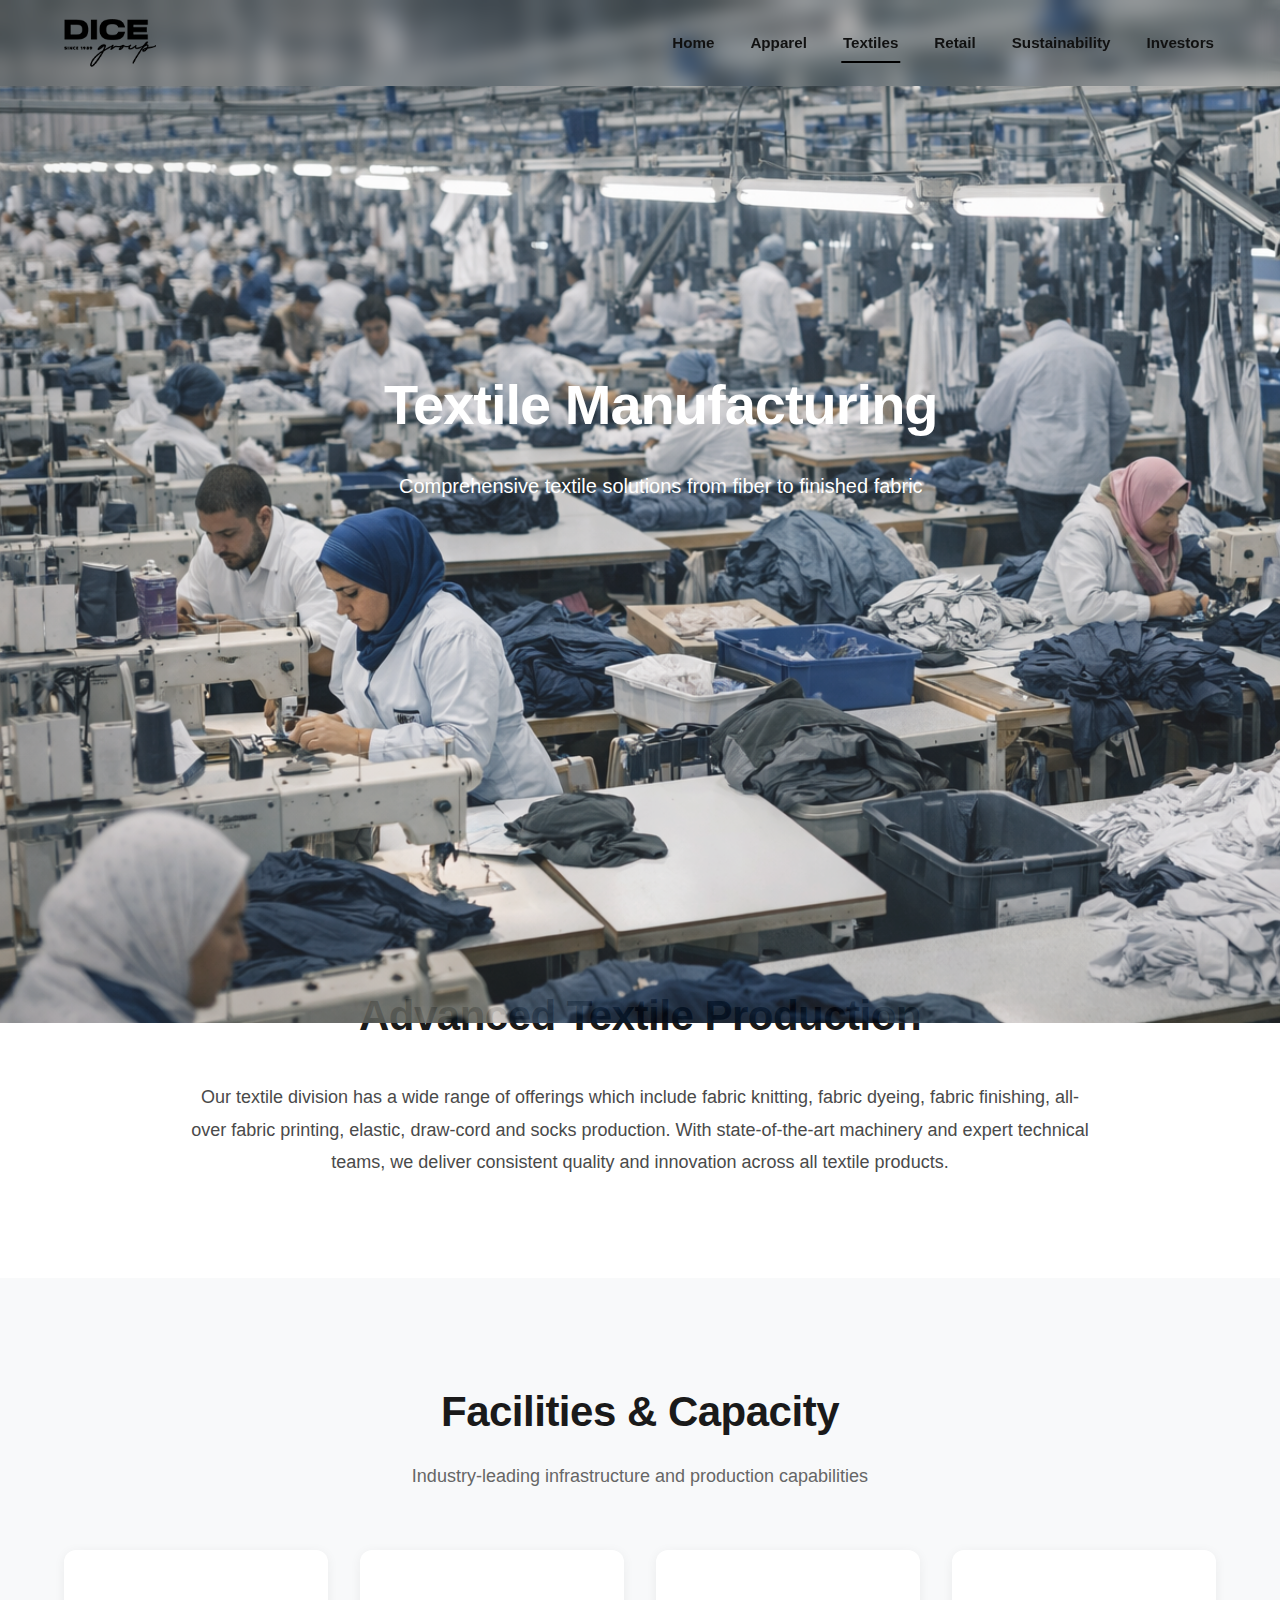
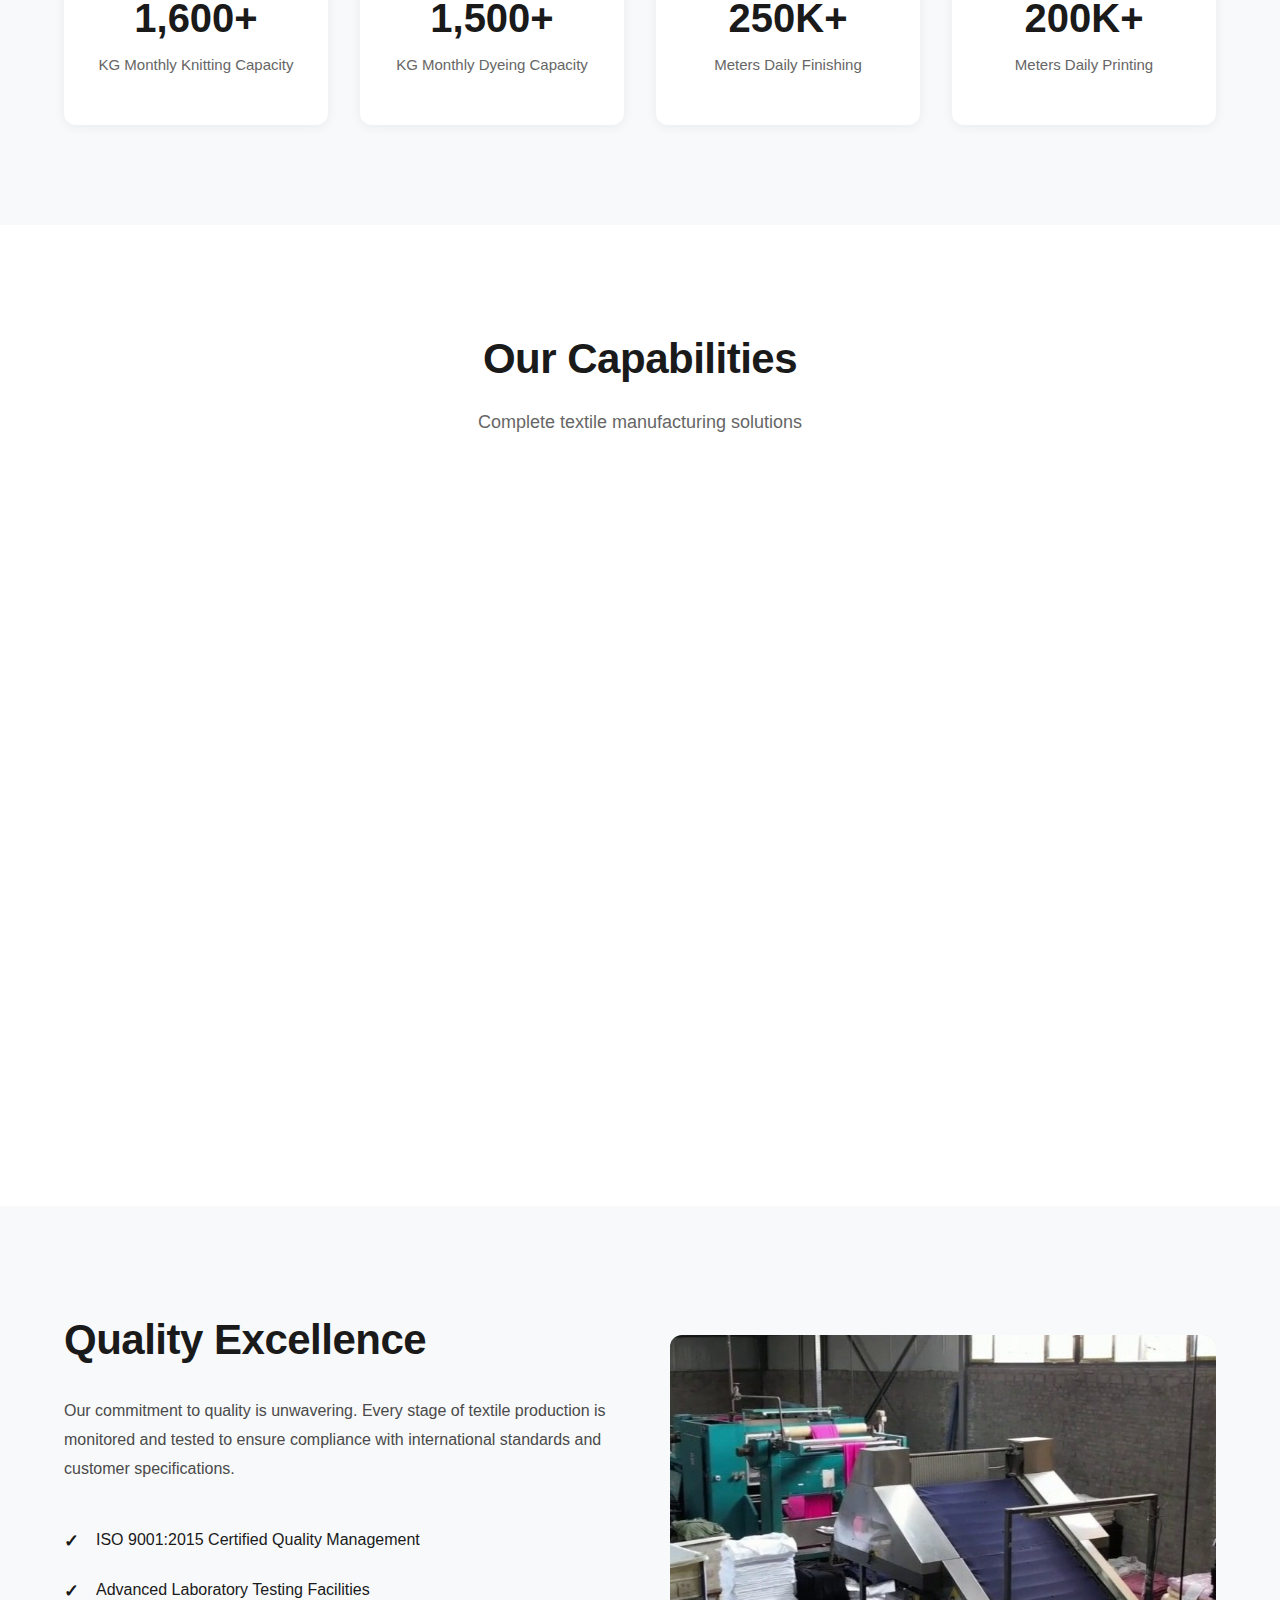
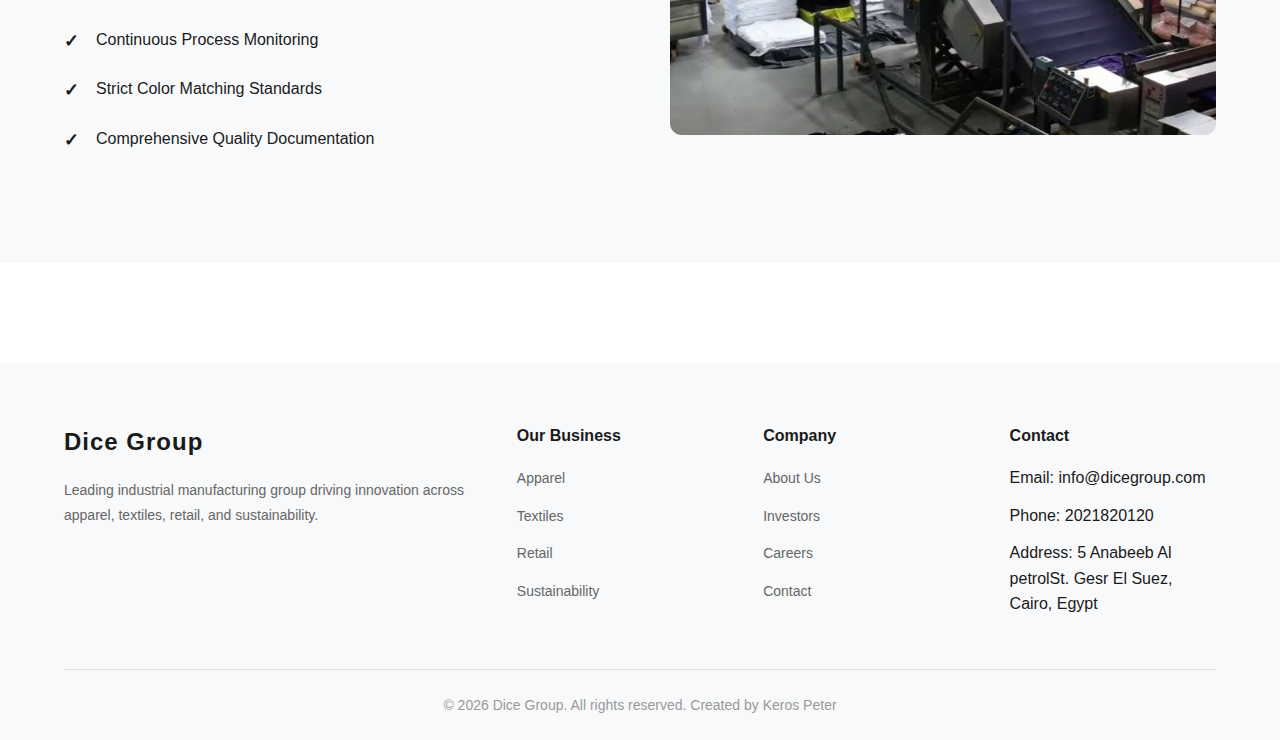
<file: textiles.html>
<!DOCTYPE html>
<html lang="en">

<head>
    <meta charset="UTF-8">
    <meta name="viewport" content="width=device-width, initial-scale=1.0">
    <meta property="og:title" content="Dice Group">
    <meta property="og:description"
        content="A leading industrial group driving innovation across apparel, textiles, retail, and sustainability.">
    <meta property="og:type" content="website">
    <meta property="og:image" content="https://keroo22.github.io/Dice-Redesigned/images/og.jpg">
    <meta property="og:url" content="https://keroo22.github.io/Dice-Redesigned/">
    <meta name="twitter:card" content="summary_large_image">
    <link rel="icon" type="image/png" href="images/favicon.png">
    <title>Textiles - Dice Group</title>
    <link rel="preconnect" href="https://res.cloudinary.com">
    <link rel="dns-prefetch" href="https://res.cloudinary.com">
    <link rel="stylesheet" href="styles/common.css">
    <link rel="stylesheet" href="styles/textiles.css">
</head>

<body>
    <!-- Navbar -->
    <nav class="navbar">
        <div class="container">
            <div class="nav-content">
                <img src="images/logo2.png" alt="DICE Group" class="logo" />

                <ul class="nav-links" id="navMenu">
                    <li><a href="https://keroo22.github.io/Dice-Redesigned/" class="nav-link" data-page="home">Home</a>
                    </li>
                    <li><a href="https://keroo22.github.io/Dice-Redesigned/apparel.html" class="nav-link"
                            data-page="apparel">Apparel</a></li>
                    <li class="active"><a href="https://keroo22.github.io/Dice-Redesigned/textiles.html"
                            class="nav-link" data-page="textiles">Textiles</a></li>
                    <li><a href="https://keroo22.github.io/Dice-Redesigned/retail.html" class="nav-link"
                            data-page="retail">Retail</a></li>
                    <li><a href="https://keroo22.github.io/Dice-Redesigned/sustainability.html" class="nav-link"
                            data-page="sustainability">Sustainability</a></li>
                    <li><a href="https://keroo22.github.io/Dice-Redesigned/investors.html" class="nav-link"
                            data-page="investors">Investors</a></li>
                </ul>

                <!-- Hamburger -->
                <div class="menu-toggle" id="menuToggle" aria-label="Toggle menu">
                    <span></span><span></span><span></span>
                </div>
            </div>
        </div>
    </nav>

    <!-- Hero Section -->
    <section class="page-hero">
        <video autoplay muted loop playsinline preload="none" poster="images/hero-poster.jpg">
            <source src="https://res.cloudinary.com/ddycgaw5m/video/upload/v1770079079/Textile_Video_umjm2a.mp4"
                type="video/mp4">
        </video>
        <div class="container">
            <div class="page-hero-content">
                <h1 class="page-hero-title">Textile Manufacturing</h1>
                <p class="page-hero-subtitle">Comprehensive textile solutions from fiber to finished fabric</p>
            </div>
        </div>
    </section>

    <!-- Definition Section -->
    <section class="textiles-definition">
        <div class="container">
            <div class="definition-content">
                <h2 class="section-title">Advanced Textile Production</h2>
                <p class="definition-text"> Our textile division has a wide range of offerings which include fabric
                    knitting, fabric dyeing, fabric finishing,
                    all-over fabric printing, elastic, draw-cord and socks production. With state-of-the-art machinery
                    and expert
                    technical teams, we deliver consistent quality and innovation across all textile products.</p>
            </div>
        </div>
    </section>

    <!-- Facilities & Capacity -->
    <section class="facilities-section">
        <div class="container">
            <div class="section-header">
                <h2 class="section-title">Facilities & Capacity</h2>
                <p class="section-subtitle">Industry-leading infrastructure and production capabilities</p>
            </div>

            <div class="facilities-grid">
                <div class="facility-card">
                    <div class="facility-number">1,600+</div>
                    <div class="facility-label">KG Monthly Knitting Capacity</div>
                </div>

                <div class="facility-card">
                    <div class="facility-number">1,500+</div>
                    <div class="facility-label">KG Monthly Dyeing Capacity</div>
                </div>

                <div class="facility-card">
                    <div class="facility-number">250K+</div>
                    <div class="facility-label">Meters Daily Finishing</div>
                </div>

                <div class="facility-card">
                    <div class="facility-number">200K+</div>
                    <div class="facility-label">Meters Daily Printing</div>
                </div>
            </div>
        </div>
    </section>


    <!-- Capabilities -->
    <section class="capabilities">
        <div class="container">
            <div class="section-header">
                <h2 class="section-title">Our Capabilities</h2>
                <p class="section-subtitle">Complete textile manufacturing solutions</p>
            </div>
            <div class="capabilities-grid">
                <div class="capability-card" data-aos="fade-up">
                    <div class="capability-icon">
                        <svg width="48" height="48" viewBox="0 0 24 24" fill="none" stroke="currentColor"
                            stroke-width="2">
                            <circle cx="12" cy="12" r="10"></circle>
                            <path d="M12 6v6l4 2"></path>
                        </svg>
                    </div>
                    <h3 class="capability-title">Fabric Knitting</h3>
                    <p class="capability-description">Advanced circular and flat knitting machines producing a wide
                        variety of knit fabrics for diverse applications.</p>
                </div>
                <div class="capability-card" data-aos="fade-up">
                    <div class="capability-icon">
                        <svg width="48" height="48" viewBox="0 0 24 24" fill="none" stroke="currentColor"
                            stroke-width="2">
                            <path d="M12 2L2 7l10 5 10-5-10-5z"></path>
                            <path d="M2 17l10 5 10-5"></path>
                            <path d="M2 12l10 5 10-5"></path>
                        </svg>
                    </div>
                    <h3 class="capability-title">Fabric Dyeing</h3>
                    <p class="capability-description">State-of-the-art dyeing facilities with precise color matching and
                        consistent results across all fabric types.</p>
                </div>
                <div class="capability-card" data-aos="fade-up">
                    <div class="capability-icon">
                        <svg width="48" height="48" viewBox="0 0 24 24" fill="none" stroke="currentColor"
                            stroke-width="2">
                            <rect x="3" y="3" width="18" height="18" rx="2" ry="2"></rect>
                            <line x1="3" y1="9" x2="21" y2="9"></line>
                            <line x1="9" y1="21" x2="9" y2="9"></line>
                        </svg>
                    </div>
                    <h3 class="capability-title">Fabric Finishing</h3>
                    <p class="capability-description">Comprehensive finishing processes including heat-setting,
                        softening, and special treatments for enhanced fabric properties.</p>
                </div>
                <div class="capability-card" data-aos="fade-up">
                    <div class="capability-icon">
                        <svg width="48" height="48" viewBox="0 0 24 24" fill="none" stroke="currentColor"
                            stroke-width="2">
                            <path d="M12 19l7-7 3 3-7 7-3-3z"></path>
                            <path d="M18 13l-1.5-7.5L2 2l3.5 14.5L13 18l5-5z"></path>
                            <path d="M2 2l7.586 7.586"></path>
                            <circle cx="11" cy="11" r="2"></circle>
                        </svg>
                    </div>
                    <h3 class="capability-title">All-Over Printing</h3>
                    <p class="capability-description">Advanced digital and rotary printing technology for vibrant,
                        detailed patterns across the entire fabric surface.</p>
                </div>
                <div class="capability-card" data-aos="fade-up">
                    <div class="capability-icon">
                        <svg width="48" height="48" viewBox="0 0 24 24" fill="none" stroke="currentColor"
                            stroke-width="2">
                            <line x1="4" y1="9" x2="20" y2="9"></line>
                            <line x1="4" y1="15" x2="20" y2="15"></line>
                            <line x1="10" y1="3" x2="8" y2="21"></line>
                            <line x1="16" y1="3" x2="14" y2="21"></line>
                        </svg>
                    </div>
                    <h3 class="capability-title">Elastic & Draw-cord</h3>
                    <p class="capability-description">Specialized production of elastic bands, ribbons, and draw-cords
                        in various widths, colors, and specifications.</p>
                </div>
                <div class="capability-card" data-aos="fade-up">
                    <div class="capability-icon">
                        <svg width="48" height="48" viewBox="0 0 24 24" fill="none" stroke="currentColor"
                            stroke-width="2">
                            <path d="M20.59 13.41l-7.17 7.17a2 2 0 0 1-2.83 0L2 12V2h10l8.59 8.59a2 2 0 0 1 0 2.82z">
                            </path>
                            <line x1="7" y1="7" x2="7.01" y2="7"></line>
                        </svg>
                    </div>
                    <h3 class="capability-title">Socks Production</h3>
                    <p class="capability-description">Complete socks manufacturing from knitting to finishing, offering
                        diverse styles and quality levels for all markets.</p>
                </div>
            </div>
        </div>
    </section>

    <!-- Quality Standards -->
    <section class="quality-section">
        <div class="container">
            <div class="quality-content">
                <div class="quality-text">
                    <h2 class="section-title">Quality Excellence</h2>
                    <p>Our commitment to quality is unwavering. Every stage of textile production is monitored and
                        tested to ensure compliance with international standards and customer specifications.</p>
                    <ul class="quality-list">
                        <li>ISO 9001:2015 Certified Quality Management</li>
                        <li>Advanced Laboratory Testing Facilities</li>
                        <li>Continuous Process Monitoring</li>
                        <li>Strict Color Matching Standards</li>
                        <li>Comprehensive Quality Documentation</li>
                    </ul>
                </div>
                <div class="quality-image">
                    <img src="images/quality_control_landscape.jpg" alt="Quality Control Laboratory" loading="lazy" decoding="async" />
                </div>
            </div>
        </div>
    </section>

    <!-- Footer -->
    <footer class="footer">
        <div class="container">
            <div class="footer-content">
                <div class="footer-section">
                    <h3 class="footer-title">Dice Group</h3>
                    <p class="footer-text">Leading industrial manufacturing group driving innovation across apparel,
                        textiles, retail, and sustainability.</p>
                </div>
                <div class="footer-section">
                    <h4 class="footer-heading">Our Business</h4>
                    <ul class="footer-links">
                        <li><a href="/apparel.html">Apparel</a></li>
                        <li><a href="/textiles.html">Textiles</a></li>
                        <li><a href="/retail.html">Retail</a></li>
                        <li><a href="/sustainability.html">Sustainability</a></li>
                    </ul>
                </div>
                <div class="footer-section">
                    <h4 class="footer-heading">Company</h4>
                    <ul class="footer-links">
                        <li><a href="/">About Us</a></li>
                        <li><a href="/investors.html">Investors</a></li>
                        <li><a href="#">Careers</a></li>
                        <li><a href="#">Contact</a></li>
                    </ul>
                </div>
                <div class="footer-section">
                    <h4 class="footer-heading">Contact</h4>
                    <ul class="footer-links">
                        <li>Email: info@dicegroup.com</li>
                        <li>Phone: 2021820120</li>
                        <li>Address: 5 Anabeeb Al petrolSt. Gesr El Suez, Cairo, Egypt</li>
                    </ul>
                </div>
            </div>
            <div class="footer-bottom">
                <p>&copy; 2026 Dice Group. All rights reserved. Created by Keros Peter</p>
            </div>
        </div>
    </footer>

    <script src="scripts/common.js"></script>
</body>

</html>
</file>
<file: styles/home.css>
/* =========================
   HERO SECTION
========================= */
video{
    position: absolute;
    top: 0;
    height: 122vh;
    width: auto;
    opacity: 0.8;
}

.hero {
    height: 100vh;
    padding: 180px 0 120px;
    background: linear-gradient(135deg, #f5f7fa 0%, #e8ecf1 100%);
    position: relative;
    overflow: hidden;
}

.hero::before {
    content: '';
    position: absolute;
    top: -50%;
    right: -10%;
    width: 600px;
    height: 600px;
    background: radial-gradient(circle, rgba(26, 26, 26, 0.03) 0%, transparent 70%);
    border-radius: 50%;
}

.hero-content {
    max-width: 800px;
    margin: 0 auto;
    text-align: center;
    position: relative;
    z-index: 1;
}

.hero-title {
    font-size: 56px;
    font-weight: 800;
    color: #ffffff;
    margin-bottom: 24px;
    line-height: 1.2;
    letter-spacing: -1px;
}

.hero-subtitle {
    font-size: 20px;
    color: #ffffff;
    margin-bottom: 40px;
    line-height: 1.6;
}

.hero-actions {
    display: flex;
    gap: 16px;
    justify-content: center;
    flex-wrap: wrap;
}


/* =========================
   COMPANY OVERVIEW
========================= */
.company-overview {
    padding: 100px 0;
}

.overview-content {
    display: grid;
    grid-template-columns: 1fr 1fr;
    gap: 60px;
    align-items: center;
    margin-top: 40px;
}

.overview-text p {
    color: #4a4a4a;
    font-size: 14px;
    line-height: 1.8;
    margin-bottom: 20px;
}

.overview-image {
    width: 530px;
    height: 300px;
    background-color: #f0f0f0;
    border-radius: 12px;
    overflow: hidden;
}

.overview-image img {
    width: 100%;
    height: 100%;
    object-fit: cover;
}


/* =========================
   IMPACT NUMBERS
========================= */
.impact-numbers {
    padding: 100px 0;
    background-color: #f8f9fa;
}

.numbers-grid {
    display: grid;
    grid-template-columns: repeat(4, 1fr);
    gap: 40px;
    margin-top: 60px;
}

.number-card {
    text-align: center;
    padding: 40px 20px;
    background-color: #ffffff;
    border-radius: 12px;
    box-shadow: 0 4px 16px rgba(0, 0, 0, 0.06);
    transition: transform 0.3s ease, box-shadow 0.3s ease;
}

.number-card:hover {
    transform: translateY(-8px);
    box-shadow: 0 8px 24px rgba(0, 0, 0, 0.12);
}

.number {
    font-size: 56px;
    font-weight: 800;
    color: #1a1a1a;
    margin-bottom: 12px;
    line-height: 1;
}

.number-suffix {
    display: flex;
    align-items: baseline;
    justify-content: center;
    gap: 4px;
    font-size: 56px;
    font-weight: 800;
    color: #1a1a1a;
    margin-bottom: 12px;
}

.number-suffix span:last-child {
    font-size: 32px;
}

.number-label {
    font-size: 16px;
    color: #666666;
    font-weight: 500;
}


/* =========================
   TIMELINE
========================= */
.timeline-section {
    padding: 100px 0;
}

.timeline {
    position: relative;
    max-width: 1000px;
    margin: 60px auto 0;
}

.timeline-line {
    position: absolute;
    top: 50px;
    left: 0;
    right: 0;
    height: 3px;
    background-color: #ffffff;
}

.timeline-line::after {
    content: '';
    position: absolute;
    top: 0;
    left: 0;
    height: 100%;
    width: 0;
    background-color: #000000;
    animation: timeline-progress 2s ease forwards;
    animation-delay: 0.5s;
}

@keyframes timeline-progress {
    to {
        width: 100%;
    }
}

.timeline-items {
    display: flex;
    justify-content: space-between;
    position: relative;
}

.timeline-item {
    flex: 1;
    text-align: center;
    position: relative;
}

.timeline-dot {
    width: 20px;
    height: 20px;
    background-color: #ffffff;
    border: 4px solid #1a1a1a;
    border-radius: 50%;
    margin: 0 auto 24px;
    position: relative;
    z-index: 2;
    transition: all 0.3s ease;
}

.timeline-item:hover .timeline-dot {
    transform: scale(1.3);
    box-shadow: 0 0 0 8px rgba(26, 26, 26, 0.1);
}

.timeline-content {
    padding: 0 12px;
}

.timeline-year {
    font-size: 28px;
    font-weight: 700;
    color: #1a1a1a;
    margin-bottom: 8px;
}

.timeline-title {
    font-size: 18px;
    font-weight: 600;
    color: #1a1a1a;
    margin-bottom: 8px;
}

.timeline-text {
    font-size: 14px;
    color: #666666;
    line-height: 1.6;
}


/* =========================
   CEO SECTION
========================= */
.ceo-section {
    padding: 100px 0;
    background-color: #f8f9fa;
}

.ceo-content {
    display: grid;
    grid-template-columns: 400px 1fr;
    gap: 80px;
    align-items: center;
    max-width: 1000px;
    margin: 0 auto;
}

.ceo-image {
    width: 100%;
    height: 500px;
    background-color: #e0e0e0;
    border-radius: 12px;
    overflow: hidden;
}

.ceo-image img {
    width: 100%;
    height: 100%;
    object-fit: cover;
}

.ceo-text {
    position: relative;
}

.ceo-quote-mark {
    font-size: 120px;
    font-weight: 700;
    color: #e0e0e0;
    line-height: 1;
    margin-bottom: -40px;
}

.ceo-quote {
    font-size: 22px;
    line-height: 1.7;
    color: #1a1a1a;
    font-style: italic;
    margin-bottom: 32px;
}

.ceo-info {
    padding-top: 24px;
    border-top: 2px solid #1a1a1a;
}

.ceo-name {
    font-size: 20px;
    font-weight: 700;
    color: #1a1a1a;
    margin-bottom: 4px;
}

.ceo-title {
    font-size: 16px;
    color: #666666;
}


/* =========================
   RESPONSIVE (TABLETS)
========================= */
@media (max-width: 968px) {

    video {
        width: 100%;
        height: 100%;
        object-fit: cover;
    }

    .hero {
        padding: 140px 0 100px;
        height: auto;
        min-height: 100vh;
    }

    .hero-title {
        font-size: 42px;
    }

    .hero-subtitle {
        font-size: 18px;
    }

    .overview-content {
        grid-template-columns: 1fr;
        gap: 40px;
    }

    .overview-image {
        width: 100%;
        max-width: 530px;
        height: auto;
    }

    .numbers-grid {
        grid-template-columns: repeat(2, 1fr);
        gap: 24px;
    }

    .timeline-items {
        flex-direction: column;
        gap: 40px;
    }

    .timeline-line {
        display: none;
    }

    .ceo-content {
        grid-template-columns: 1fr;
        gap: 40px;
    }

    .ceo-image {
        height: 400px;
    }
}


/* =========================
   RESPONSIVE (PHONES)
========================= */
@media (max-width: 480px) {

    .hero {
        padding: 120px 0 80px;
    }

    .hero-title {
        font-size: 32px;
    }

    .hero-subtitle {
        font-size: 16px;
    }

    /* أزرار الهيرو تبقى تحت بعض */
    .hero-actions {
        flex-direction: column;
        gap: 12px;
        align-items: center;
    }

    .numbers-grid {
        grid-template-columns: 1fr;
    }

    .number {
        font-size: 42px;
    }

    .number-suffix {
        font-size: 42px;
    }

    .number-suffix span:last-child {
        font-size: 24px;
    }

    .ceo-quote {
        font-size: 18px;
    }

    .company-overview,
    .impact-numbers,
    .timeline-section,
    .ceo-section {
        padding: 70px 0;
    }
}
</file>
<file: styles/apparel.css>
/* Page Hero */
.container video {
    position: absolute;
    margin-top: -60px;
    inset: 0;
    width: 100%;
    height: 110%;
    object-fit: cover;
    opacity: 0.85;
    z-index: 0;
}

.page-hero {
    padding: 250px 0;
    background: linear-gradient(135deg, #f5f7fa 0%, #e8ecf1 100%);
    text-align: center;
    height: 100vh;
}

.page-hero-content {
    max-width: 800px;
    margin: 0 auto;
}

.page-hero-title {
    position: relative;
    font-size: 56px;
    font-weight: 1000;
    color: #ffffff;
    margin-bottom: 20px;
    letter-spacing: -1px;
    opacity: 1;
}

.page-hero-subtitle {
    position: relative;
    font-size: 20px;
    color: #ffffff;
    line-height: 1.6;
}

.humberger {
    position: relative;
    background-color: #ffffff;
    width: 100%;
    height: 105px;
    margin-top: 0px;
    margin-bottom: 90px;
}

/* Apparel Introduction */
.apparel-intro {
    position: relative;
    padding: -100px 0;
    background-color: #ffffff;
}

.intro-content {
    display: grid;
    grid-template-columns: 1fr 1fr;
    gap: 60px;
    align-items: center;
}

.intro-text h2 {
    margin-bottom: 24px;
}

.intro-text p {
    color: #4a4a4a;
    font-size: 16px;
    line-height: 1.8;
    margin-bottom: 20px;
}

.intro-image {
    width: 100%;
    height: 370px;
    background-color: #f0f0f0;
    border-radius: 12px;
    overflow: hidden;
}

.intro-image img {
    width: 100%;
    height: 100%;
    object-fit: cover;
}

.facilities-section {
    padding: 100px 0;
    background-color: #f8f9fa;
}

.facilities-grid {
    display: grid;
    grid-template-columns: repeat(4, 1fr);
    gap: 32px;
    margin-top: 60px;
}

.facility-card {
    background-color: #ffffff;
    padding: 48px 32px;
    border-radius: 12px;
    text-align: center;
    box-shadow: 0 2px 12px rgba(0, 0, 0, 0.06);
    transition: transform 0.3s ease, box-shadow 0.3s ease;
}

.facility-card:hover {
    transform: translateY(-8px);
    box-shadow: 0 8px 24px rgba(0, 0, 0, 0.12);
}

.facility-number {
    font-size: 40px;
    font-weight: 800;
    color: #1a1a1a;
    margin-bottom: 16px;
    line-height: 1;
}

.facility-label {
    font-size: 15px;
    color: #666666;
    font-weight: 500;
    line-height: 1.5;
}

/* Capabilities */
.capabilities {
    padding: 100px 0;
}

.capabilities-grid {
    display: grid;
    grid-template-columns: repeat(3, 1fr);
    gap: 32px;
    margin-top: 60px;
}

.capability-card {
    background-color: #f8f9fa;
    padding: 40px 32px;
    border-radius: 12px;
    transition: transform 0.3s ease, box-shadow 0.3s ease;
}

.capability-card:hover {
    transform: translateY(-8px);
    box-shadow: 0 8px 24px rgba(0, 0, 0, 0.1);
    background-color: #ffffff;
}

.capability-icon {
    width: 64px;
    height: 64px;
    background-color: #ffffff;
    border-radius: 12px;
    display: flex;
    align-items: center;
    justify-content: center;
    margin-bottom: 24px;
    color: #1a1a1a;
}

.capability-card:hover .capability-icon {
    background-color: #1a1a1a;
    color: #ffffff;
}

.capability-title {
    font-size: 20px;
    font-weight: 700;
    color: #1a1a1a;
    margin-bottom: 12px;
}

.capability-description {
    font-size: 15px;
    color: #666666;
    line-height: 1.7;
}

/* Quality Section */
.quality-section {
    padding: 100px 0;
    background-color: #f8f9fa;
}

.quality-content {
    display: grid;
    grid-template-columns: 1fr 1fr;
    gap: 60px;
    align-items: center;
}

.quality-text h2 {
    margin-bottom: 24px;
}

.quality-text p {
    color: #4a4a4a;
    font-size: 16px;
    line-height: 1.8;
    margin-bottom: 32px;
}

.quality-list {
    list-style: none;
    padding: 0;
}

.quality-list li {
    color: #1a1a1a;
    font-size: 16px;
    font-weight: 500;
    padding: 12px 0 12px 32px;
    position: relative;
}

.quality-list li::before {
    content: '✓';
    position: absolute;
    left: 0;
    color: #1a1a1a;
    font-weight: 700;
    font-size: 18px;
}

.quality-image {
    width: 100%;
    height: 400px;
    background-color: #e0e0e0;
    border-radius: 12px;
    overflow: hidden;
}

.quality-image img {
    width: 100%;
    height: 100%;
    object-fit: cover;
}


/* Capabilities */
.capabilities {
    padding: 100px 0;
    background-color: #f8f9fa;
}

.capabilities-grid {
    display: grid;
    grid-template-columns: repeat(3, 1fr);
    gap: 32px;
    margin-top: 60px;
}

.capability-card {
    background-color: #ffffff;
    padding: 40px 32px;
    border-radius: 12px;
    box-shadow: 0 2px 12px rgba(0, 0, 0, 0.06);
    transition: transform 0.3s ease, box-shadow 0.3s ease;
}

.capability-card:hover {
    transform: translateY(-8px);
    box-shadow: 0 8px 24px rgba(0, 0, 0, 0.12);
}

.capability-icon {
    width: 64px;
    height: 64px;
    background-color: #f5f7fa;
    border-radius: 12px;
    display: flex;
    align-items: center;
    justify-content: center;
    margin-bottom: 24px;
    color: #1a1a1a;
}

.capability-title {
    font-size: 20px;
    font-weight: 700;
    color: #1a1a1a;
    margin-bottom: 12px;
}

.capability-description {
    font-size: 15px;
    color: #666666;
    line-height: 1.7;
}

/* Brands Section */
.brands-section {
    padding: 100px 0;
    overflow: hidden;
}

.brands-slider {
    margin-top: 60px;
    overflow: hidden;
    position: relative;
}

.brands-track {
    display: flex;
    gap: 60px;
    animation: scroll-brands 30s linear infinite;
}

@keyframes scroll-brands {
    0% {
        transform: translateX(0);
    }

    100% {
        transform: translateX(-50%);
    }

}

.brands-track:hover {
    animation-play-state: paused;
}

.brand-item {
    flex-shrink: 0;
    width: 200px;
    height: 120px;
    display: flex;
    align-items: center;
    justify-content: center;
    background-color: #fff;
    border-radius: 12px;
    transition: transform 0.3s ease, box-shadow 0.3s ease;
}

.brand-item:hover {
    transform: translateY(-4px);
    box-shadow: 0 8px 24px rgba(0, 0, 0, 0.1);
}

.brand-logo img {
    width: 200px;
}

/* Responsive Design */
@media (max-width: 968px) {

    .container video {
        top: 0;
        height: 100%;
        width: 100%;
        object-fit: cover;
    }

    .page-hero {
        height: auto;
        min-height: 100vh;
        padding: 180px 0 120px;
    }

    .page-hero-content {
        padding: 0 16px;
    }

    .page-hero-title {
        font-size: 42px;
    }

    .page-hero-subtitle {
        font-size: 18px;
    }

    .intro-content {
        grid-template-columns: 1fr;
        gap: 40px;
    }

    .capabilities-grid {
        grid-template-columns: repeat(2, 1fr);
        gap: 24px;
    }

    .brands-track {
        gap: 40px;
    }

    .brand-item {
        width: 160px;
        height: 100px;
    }

    .brand-logo img {
        width: 160px;
    }
}

@media (max-width: 480px) {

    .container video {
        top: 0;
        height: 100%;
        width: 100%;
        object-fit: cover;
    }

    .page-hero {
        padding: 140px 0 80px;
        height: auto;
        min-height: 100vh;
    }

    .page-hero-content {
        padding: 0 14px;
    }

    .page-hero-title {
        font-size: 32px;
    }

    .page-hero-subtitle {
        font-size: 16px;
    }

    .humberger {
        height: 90px;
        margin-bottom: 50px;
    }

    .capabilities-grid {
        grid-template-columns: 1fr;
    }

    .brand-item {
        width: 140px;
        height: 90px;
    }

    .brand-logo img {
        width: 140px;
    }

    .brand-logo {
        font-size: 16px;
    }
}
</file>
<file: styles/retail.css>
/* Page Hero */
video{
    position: absolute;
    top: -78px;
    left: 0;
    height: 122vh;
    width: auto;
    opacity: 0.9;
}

.page-hero {
    padding: 180px 0 100px; 
    text-align: center;
    align-items: center;
    height: 98vh;
}

.page-hero-content {
    width: auto;
    height: 98vh;
    position: absolute;
    justify-content: center;
    align-items: center;
    text-align: center;
    top: 40%;    
    left:  33%;
}

.page-hero-title {
    font-size: 56px;
    font-weight: 800;
    color: #ffffff;
    margin-bottom: 20px;
    letter-spacing: -1px;
}

.page-hero-subtitle {
    font-size: 20px;
    color: #ffffff;
    line-height: 1.6;
}

/* Retail Introduction */
.retail-intro {
    padding: 100px 0 60px;
}

.intro-content {
    max-width: 900px;
    margin: 0 auto;
    text-align: center;
}

.intro-content .section-title {
    margin-bottom: 32px;
}

.intro-text {
    font-size: 18px;
    color: #4a4a4a;
    line-height: 1.8;
}

/* Statistics Section */
.retail-stats {
    padding: 60px 0 100px;
}

.stats-grid {
    display: grid;
    grid-template-columns: repeat(4, 1fr);
    gap: 32px;
}

.stat-card {
    background-color: #f8f9fa;
    padding: 48px 32px;
    border-radius: 12px;
    text-align: center;
    transition: transform 0.3s ease, box-shadow 0.3s ease;
}

.stat-card:hover {
    transform: translateY(-8px);
    box-shadow: 0 8px 24px rgba(0, 0, 0, 0.1);
    background-color: #ffffff;
}

.stat-icon {
    width: 72px;
    height: 72px;
    background-color: #1a1a1a;
    border-radius: 16px;
    display: flex;
    align-items: center;
    justify-content: center;
    margin: 0 auto 24px;
    color: #ffffff;
}

.stat-number {
    font-size: 56px;
    font-weight: 800;
    color: #1a1a1a;
    margin-bottom: 12px;
    line-height: 1;
    display: block;
}

.stat-number-wrapper {
    display: flex;
    align-items: baseline;
    justify-content: center;
    gap: 4px;
    margin-bottom: 12px;
}

.stat-number-wrapper .stat-number {
    margin-bottom: 0;
}

.stat-suffix {
    font-size: 32px;
    font-weight: 800;
    color: #1a1a1a;
}

.stat-label {
    font-size: 18px;
    color: #1a1a1a;
    font-weight: 600;
    margin-bottom: 12px;
}

.stat-description {
    font-size: 14px;
    color: #666666;
    line-height: 1.6;
}

/* Brands Overview */
.brands-overview {
    padding: 100px 0;
    background-color: #f8f9fa;
}

.brands-grid {
    display: grid;
    grid-template-columns: repeat(3, 1fr);
    gap: 40px;
    margin-top: 60px;
}

.brand-card {
    background-color: #ffffff;
    border-radius: 12px;
    overflow: hidden;
    box-shadow: 0 2px 12px rgba(0, 0, 0, 0.06);
    transition: transform 0.3s ease, box-shadow 0.3s ease;
}

.brand-card:hover {
    transform: translateY(-8px);
    box-shadow: 0 8px 24px rgba(0, 0, 0, 0.12);
}

.brand-image {
    width: 100%;
    height: 250px;
    background-color: #e0e0e0;
}

.brand-card:nth-child(1) .brand-image {
    background: linear-gradient(135deg, #667eea 0%, #764ba2 100%);
}

.brand-card:nth-child(2) .brand-image {
    background: linear-gradient(135deg, #f093fb 0%, #f5576c 100%);
}

.brand-card:nth-child(3) .brand-image {
    background: linear-gradient(135deg, #4facfe 0%, #00f2fe 100%);
}

.brand-name {
    font-size: 24px;
    font-weight: 700;
    color: #1a1a1a;
    padding: 24px 24px 12px;
}

.brand-description {
    font-size: 15px;
    color: #666666;
    padding: 0 24px 24px;
    line-height: 1.6;
}

/* Shop Now Section */
.shop-now-section {
    border: #000000 1px solid;
    position: relative;
    padding: 120px 0;
    background-image: url('');
    background-size: cover;
    background-position: center;
    background-color: #1a1a1a;
    text-align: center;
}

.shop-now-overlay {
    position: absolute;
    top: 0;
    left: 0;
    right: 0;
    bottom: 0;
    background: url(../images/dice-1-scaled.jpg)
              center / cover no-repeat fixed;
}

.shop-now-content {
    position: relative;
    z-index: 1;
}

.shop-now-title {
    font-size: 52px;
    font-weight: 800;
    color: #000000;
    margin-bottom: 20px;
    letter-spacing: -1px;
}

.shop-now-text {
    font-size: 20px;
    color: #000000;
    margin-bottom: 40px;
    max-width: 600px;
    margin-left: auto;
    margin-right: auto;
}

.btn-large {
    padding: 18px 48px;
    font-size: 16px;
}

.shop-now-section .btn-primary {
    background-color: #ffffff;
    color: #1a1a1a;
}

.shop-now-section .btn-primary:hover {
    background-color: #f0f0f0;
    transform: translateY(-2px);
}

/* Responsive Design */
@media (max-width: 968px) {

    video{
        top: 0;
        width: 100%;
        height: 100%;
        object-fit: cover;
    }

    .page-hero{
        height: auto;
        min-height: 100vh;
        padding: 160px 0 110px;
    }

    .page-hero-content{
        position: relative;
        top: auto;
        left: auto;
        height: auto;
        width: 100%;
        padding: 0 16px;
        margin: 0 auto;
    }

    .page-hero-title {
        font-size: 42px;
    }

    .page-hero-subtitle {
        font-size: 18px;
    }

    .intro-text {
        font-size: 16px;
    }

    .stats-grid {
        grid-template-columns: repeat(2, 1fr);
        gap: 24px;
    }

    .brands-grid {
        grid-template-columns: 1fr;
        gap: 32px;
    }

    .shop-now-title {
        font-size: 38px;
    }

    .shop-now-text {
        font-size: 18px;
    }
}

@media (max-width: 480px) {

    video{
        top: 0;
        width: 100%;
        height: 100%;
        object-fit: cover;
    }

    .page-hero {
        padding: 140px 0 80px;
        height: auto;
        min-height: 100vh;
    }

    .page-hero-content{
        position: relative;
        top: auto;
        left: auto;
        height: auto;
        width: 100%;
        padding: 0 14px;
        margin: 0 auto;
    }

    .page-hero-title {
        font-size: 32px;
    }

    .page-hero-subtitle {
        font-size: 16px;
    }

    .stats-grid {
        grid-template-columns: 1fr;
    }

    .stat-number {
        font-size: 42px;
    }

    .stat-number-wrapper .stat-number {
        font-size: 42px;
    }

    .stat-suffix {
        font-size: 24px;
    }

    .shop-now-section {
        padding: 80px 0;
    }

    .shop-now-title {
        font-size: 28px;
    }

    .shop-now-text {
        font-size: 16px;
    }

    .btn-large {
        padding: 14px 32px;
        font-size: 15px;
    }
}
</file>
<file: styles/textiles.css>
/* Page Hero */
video{
    position: absolute;
    top: -75px;
    left: 0;
    height: 122vh;
    width: auto;
    opacity: 0.9;
}

.page-hero {
    padding: 180px 0 100px;
    text-align: center;
    align-items: center;
    height: 98vh;
}

.page-hero-content {
    width: auto;
    height: 98vh;
    position: absolute;
    justify-content: center;
    align-items: center;
    text-align: center;
    top: 40%;
    left: 30%;
}

.page-hero-title {
    font-size: 56px;
    font-weight: 800;
    color: #ffffff;
    margin-bottom: 20px;
    letter-spacing: -1px;
}

.page-hero-subtitle {
    font-size: 20px;
    color: #ffffff;
    line-height: 1.6;
}

/* Definition Section */
.textiles-definition {
    padding: 100px 0;
}

.definition-content {
    max-width: 900px;
    margin: 0 auto;
    text-align: center;
}

.definition-content .section-title {
    margin-bottom: 32px;
}

.definition-text {
    font-size: 18px;
    color: #4a4a4a;
    line-height: 1.8;
}

/* Facilities Section */
.facilities-section {
    padding: 100px 0;
    background-color: #f8f9fa;
}

.facilities-grid {
    display: grid;
    grid-template-columns: repeat(4, 1fr);
    gap: 32px;
    margin-top: 60px;
}

.facility-card {
    background-color: #ffffff;
    padding: 48px 32px;
    border-radius: 12px;
    text-align: center;
    box-shadow: 0 2px 12px rgba(0, 0, 0, 0.06);
    transition: transform 0.3s ease, box-shadow 0.3s ease;
}

.facility-card:hover {
    transform: translateY(-8px);
    box-shadow: 0 8px 24px rgba(0, 0, 0, 0.12);
}

.facility-number {
    font-size: 40px;
    font-weight: 800;
    color: #1a1a1a;
    margin-bottom: 16px;
    line-height: 1;
}

.facility-label {
    font-size: 15px;
    color: #666666;
    font-weight: 500;
    line-height: 1.5;
}

/* Capabilities */
.capabilities {
    padding: 100px 0;
}

.capabilities-grid {
    display: grid;
    grid-template-columns: repeat(3, 1fr);
    gap: 32px;
    margin-top: 60px;
}

.capability-card {
    background-color: #f8f9fa;
    padding: 40px 32px;
    border-radius: 12px;
    transition: transform 0.3s ease, box-shadow 0.3s ease;
}

.capability-card:hover {
    transform: translateY(-8px);
    box-shadow: 0 8px 24px rgba(0, 0, 0, 0.1);
    background-color: #ffffff;
}

.capability-icon {
    width: 64px;
    height: 64px;
    background-color: #ffffff;
    border-radius: 12px;
    display: flex;
    align-items: center;
    justify-content: center;
    margin-bottom: 24px;
    color: #1a1a1a;
}

.capability-card:hover .capability-icon {
    background-color: #1a1a1a;
    color: #ffffff;
}

.capability-title {
    font-size: 20px;
    font-weight: 700;
    color: #1a1a1a;
    margin-bottom: 12px;
}

.capability-description {
    font-size: 15px;
    color: #666666;
    line-height: 1.7;
}

/* Quality Section */
.quality-section {
    padding: 100px 0;
    background-color: #f8f9fa;
}

.quality-content {
    display: grid;
    grid-template-columns: 1fr 1fr;
    gap: 60px;
    align-items: center;
}

.quality-text h2 {
    margin-bottom: 24px;
}

.quality-text p {
    color: #4a4a4a;
    font-size: 16px;
    line-height: 1.8;
    margin-bottom: 32px;
}

.quality-list {
    list-style: none;
    padding: 0;
}

.quality-list li {
    color: #1a1a1a;
    font-size: 16px;
    font-weight: 500;
    padding: 12px 0 12px 32px;
    position: relative;
}

.quality-list li::before {
    content: '✓';
    position: absolute;
    left: 0;
    color: #1a1a1a;
    font-weight: 700;
    font-size: 18px;
}

.quality-image {
    width: 100%;
    height: 400px;
    background-color: #e0e0e0;
    border-radius: 12px;
    overflow: hidden;
}

.quality-image img {
    width: 100%;
    height: 100%;
    object-fit: cover;
}

/* Responsive Design */
@media (max-width: 968px) {

    video{
        top: 0;
        width: 100%;
        height: 100%;
        object-fit: cover;
    }

    .page-hero{
        height: auto;
        min-height: 100vh;
        padding: 160px 0 110px;
    }

    .page-hero-content{
        position: relative;
        top: auto;
        left: auto;
        height: auto;
        width: 100%;
        padding: 0 16px;
        margin: 0 auto;
    }

    .page-hero-title {
        font-size: 42px;
    }

    .page-hero-subtitle {
        font-size: 18px;
    }

    .definition-text {
        font-size: 16px;
    }

    .facilities-grid {
        grid-template-columns: repeat(2, 1fr);
        gap: 24px;
    }

    .capabilities-grid {
        grid-template-columns: repeat(2, 1fr);
        gap: 24px;
    }

    .quality-content {
        grid-template-columns: 1fr;
        gap: 40px;
    }
}

@media (max-width: 480px) {

    video{
        top: 0;
        width: 100%;
        height: 100%;
        object-fit: cover;
    }

    .page-hero {
        padding: 140px 0 80px;
        height: auto;
        min-height: 100vh;
    }

    .page-hero-content{
        position: relative;
        top: auto;
        left: auto;
        height: auto;
        width: 100%;
        padding: 0 14px;
        margin: 0 auto;
    }

    .page-hero-title {
        font-size: 32px;
    }

    .page-hero-subtitle {
        font-size: 16px;
    }

    .facilities-grid {
        grid-template-columns: 1fr;
    }

    .facility-number {
        font-size: 36px;
    }

    .capabilities-grid {
        grid-template-columns: 1fr;
    }
}
</file>
<file: styles/common.css>
/* =========================
   1) RESET & BASE
========================= */
* {
    margin: 0;
    padding: 0;
    box-sizing: border-box;
}

html {
    scroll-behavior: smooth;
}

body {
    font-family: -apple-system, BlinkMacSystemFont, "Segoe UI", Roboto, "Helvetica Neue", Arial, sans-serif;
    line-height: 1.6;
    color: #1a1a1a;
    background-color: #ffffff;
    overflow-x: hidden;
}

/* =========================
   2) LAYOUT
========================= */
.container {
    max-width: 1200px;
    margin: 0 auto;
    padding: 0 24px;
}

/* =========================
   3) NAVBAR
========================= */
.navbar {
    position: fixed;
    top: 0;
    left: 0;
    right: 0;
    background: transparent;
    backdrop-filter: blur(10px);
    box-shadow: 0 2px 12px rgba(0, 0, 0, 0.08);
    z-index: 1000;
    transition: all 0.3s ease;
}

.navbar.scrolled {
    background: rgba(255, 255, 255, 0.92);
    box-shadow: 0 2px 20px rgba(0, 0, 0, 0.12);
}

.nav-content {
    display: flex;
    align-items: center;
    justify-content: space-between;
    padding: 18px 0;
    position: relative;
}

.logo {
    width: 92px;
    height: 50px;
    object-fit: contain;
}

/* Links */
.nav-links {
    display: flex;
    align-items: center;
    gap: 32px;
    list-style: none;
    margin: 0;
    padding: 0;
}

.nav-links li a {
    color: #111;
    text-decoration: none;
    font-weight: 600;
    font-size: 0.95rem;
    position: relative;
    padding: 6px 2px;
    transition: color 0.3s ease;
}

/* Underline animation (center -> full width) */
.nav-links li a::after {
    content: "";
    position: absolute;
    left: 50%;
    bottom: -6px;
    width: 0;
    height: 2px;
    background: #000;
    transform: translateX(-50%);
    transition: all 0.3s ease;
}

.nav-links li a:hover::after {
    width: 100%;
}

.nav-links li.active a::after {
    width: 100%;
}

/* Hamburger */
.menu-toggle {
    display: none;
    flex-direction: column;
    gap: 5px;
    cursor: pointer;
    margin-left: 18px;
}

.menu-toggle span {
    width: 26px;
    height: 3px;
    background: #111;
    border-radius: 2px;
}

/* =========================
   4) SECTION HEADERS
========================= */
.section-header {
    text-align: center;
    margin-bottom: 60px;
}

.section-title {
    font-size: 42px;
    font-weight: 700;
    color: #1a1a1a;
    margin-bottom: 16px;
    letter-spacing: -0.5px;
}

.section-subtitle {
    font-size: 18px;
    color: #666666;
    max-width: 600px;
    margin: 0 auto;
}

/* =========================
   5) BUTTONS
========================= */
.btn {
    display: inline-block;
    padding: 14px 32px;
    border-radius: 6px;
    text-decoration: none;
    font-weight: 600;
    font-size: 15px;
    transform: translateY(0);
    transition: transform var(--t-med), box-shadow var(--t-med), background-color var(--t-med), color var(--t-med);
    cursor: pointer;
    border: 2px solid transparent;
}

.btn-primary {
    box-shadow: var(--shadow-soft);
    background-color: #1a1a1a;
    color: #ffffff;
}

.btn-primary:hover {
    box-shadow: var(--shadow-mid);
    background-color: #333333;
    transform: translateY(-2px);
}

.btn-secondary {
    background-color: transparent;
    color: #1a1a1a;
    border-color: #1a1a1a;
}

.btn-secondary:hover {
    box-shadow: var(--shadow-soft);
    background-color: #1a1a1a;
    color: #ffffff;
    transform: translateY(-2px);
}

/* =========================
   6) FOOTER
========================= */
.footer {
    background-color: #f8f9fa;
    padding: 60px 0 24px;
    margin-top: 100px;
}

.footer-content {
    display: grid;
    grid-template-columns: 2fr 1fr 1fr 1fr;
    gap: 40px;
    margin-bottom: 40px;
}

.footer-title {
    font-size: 24px;
    font-weight: 700;
    color: #1a1a1a;
    margin-bottom: 16px;
    letter-spacing: 1px;
}

.footer-text {
    color: #666666;
    font-size: 14px;
    line-height: 1.8;
}

.footer-heading {
    font-size: 16px;
    font-weight: 600;
    color: #1a1a1a;
    margin-bottom: 16px;
}

.footer-links {
    list-style: none;
}

.footer-links li {
    margin-bottom: 12px;
}

.footer-links a {
    color: #666666;
    text-decoration: none;
    font-size: 14px;
    transition: color 0.3s ease;
}

.footer-links a:hover {
    color: #1a1a1a;
}

.footer-bottom {
    text-align: center;
    padding-top: 24px;
    border-top: 1px solid #e0e0e0;
}

.footer-bottom p {
    color: #999999;
    font-size: 14px;
}

/* =========================
   7) AOS / ANIMATION UTILS
========================= */
[data-aos] {
    opacity: 0;
    transform: translateY(30px);
    transition: opacity 0.6s ease, transform 0.6s ease;
}

[data-aos].aos-animate {
    opacity: 1;
    transform: translateY(0);
}

[data-aos="fade-up"] {
    transform: translateY(30px);
}

[data-aos="fade-left"] {
    transform: translateX(-30px);
}

[data-aos="fade-right"] {
    transform: translateX(30px);
}

/* =========================
   8) RESPONSIVE
========================= */
/* Tablet */
@media (max-width: 1024px) {
    .nav-content {
        padding: 16px 0;
    }

    .nav-links {
        gap: 22px;
    }
}

/* Mobile */
@media (max-width: 768px) {
    .container {
        padding: 0 16px;
    }

    .menu-toggle {
        display: flex;
        margin-left: auto;
        width: auto;
    }

    .nav-links {
        position: absolute;
        top: 100%;
        left: 0;
        width: 100%;
        background: white;
        flex-direction: column;
        gap: 0;
        padding: 10px 0;
        display: flex;
        transform: translateY(-10px);
        opacity: 0;
        pointer-events: none;
        transition: transform .25s ease, opacity .25s ease;
        box-shadow: 0 10px 30px rgba(0, 0, 0, 0.08);
        border-top: 1px solid rgba(0, 0, 0, 0.06);
    }

    .nav-links li {
        width: 100%;
        text-align: center;
        padding: 14px 0;
    }

    .nav-links.show {
        transform: translateY(0);
        opacity: 1;
        pointer-events: auto;
    }

    .nav-links li a::after {
        bottom: -8px;
    }

    .section-title {
        font-size: 32px;
    }

    .section-subtitle {
        font-size: 16px;
    }

    .footer-content {
        grid-template-columns: 1fr;
        gap: 32px;
    }
}

/* Small Mobile */
@media (max-width: 480px) {
    .section-title {
        font-size: 28px;
    }

    .btn {
        padding: 12px 24px;
        font-size: 14px;
    }
}

:root {
    --ease: cubic-bezier(.2, .8, .2, 1);
    --t-fast: 180ms;
    --t-med: 320ms;

    --shadow-soft: 0 10px 30px rgba(0, 0, 0, 0.08);
    --shadow-mid: 0 18px 50px rgba(0, 0, 0, 0.12);
}

a,
button,
.btn,
.menu-toggle span,
.nav-links {
    transition-timing-function: var(--ease);
}

:focus-visible {
    outline: 3px solid rgba(0, 0, 0, 0.35);
    outline-offset: 3px;
    border-radius: 6px;
}
@media (prefers-reduced-motion: reduce){
  *{
    animation: none !important;
    transition: none !important;
    scroll-behavior: auto !important;
  }
}
</file>
